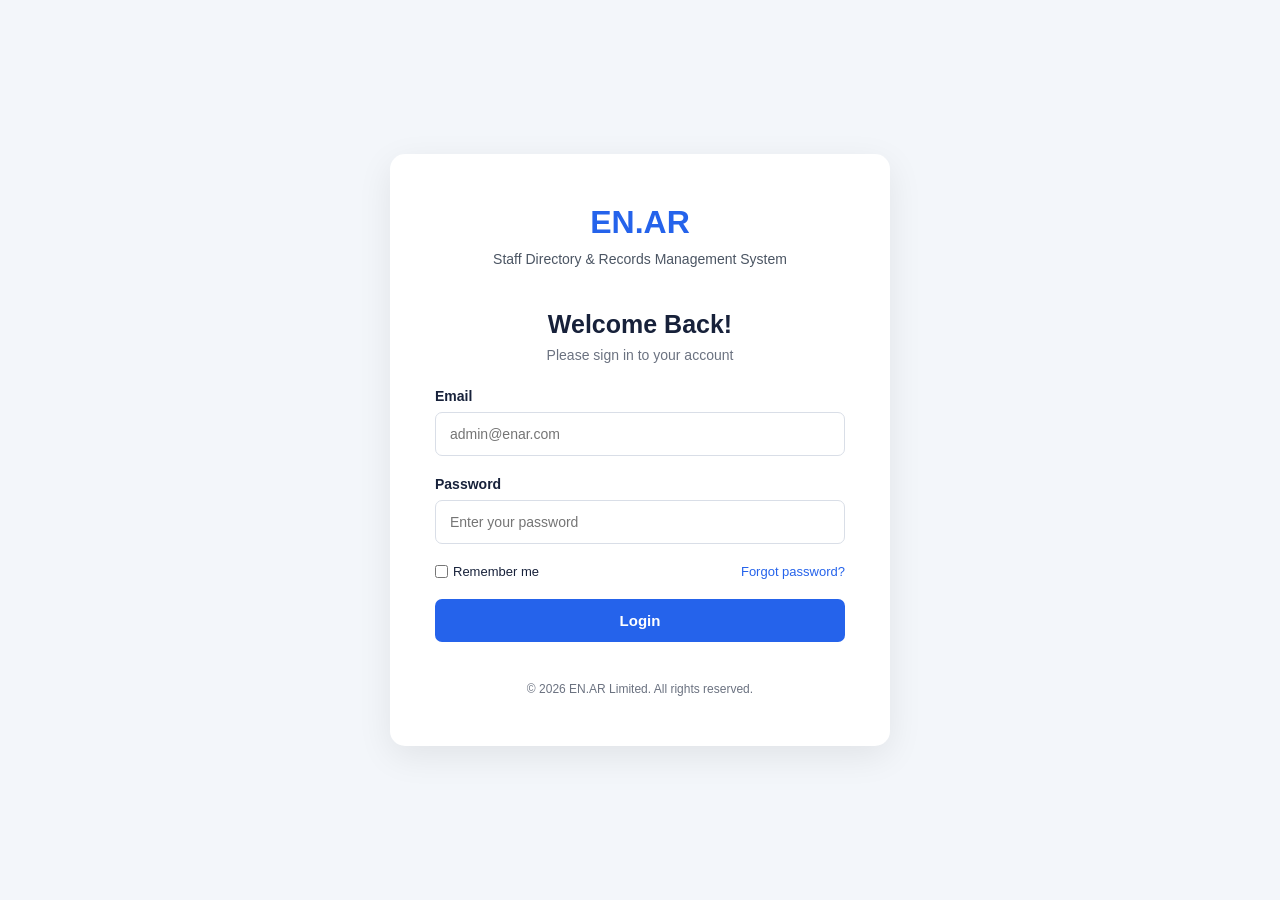
<file: index.html>
<!DOCTYPE html>
<html lang="en">
<head>
    <meta charset="UTF-8">
    <meta name="viewport" content="width=device-width, initial-scale=1.0">

    <title>EN.AR Staff Directory</title>

    <link rel="stylesheet" href="css/style.css">
</head>

<body>
    <main class="login-page">
        <section class="login-container">
            <!-- Login Form -->
            <div class="login-form-section">

                <div class="logo">
                    <!-- <span>👥</span> -->
                    <h1>EN.AR</h1>
                </div>

                <p class="system-name">
                    Staff Directory & Records
                    Management System
                </p>

                <div class="welcome-text">
                    <h2>Welcome Back!</h2>
                    <p>Please sign in to your account</p>
                </div>

                <form id="loginForm">

                    <div class="form-group">
                        <label for="email">Email</label>

                        <input
                            type="email"
                            id="email"
                            placeholder="admin@enar.com"
                            required
                        >
                    </div>

                    <div class="form-group">
                        <label for="password">Password</label>

                        <input
                            type="password"
                            id="password"
                            placeholder="Enter your password"
                            required
                        >
                    </div>

                    <div class="login-options">

                        <label class="remember-me">
                            <input type="checkbox">
                            Remember me
                        </label>

                        <a href="#">Forgot password?</a>

                    </div>

                    <button type="submit" class="login-button">
                        Login
                    </button>

                </form>

                <p class="copyright">
                    © 2026 EN.AR Limited. All rights reserved.
                </p>

            </div>


            <!-- Image / Illustration Section -->
            <div class="login-image-section">

                <div class="building-background">
                    <!-- <img src="..assets/images/images2.jpg" alt="working"> -->
                    <!-- 🏢 -->
                </div>

                <div class="people-illustration">
                    <!-- 👩🏽‍💼 👨🏽‍💼 <img src="images2.jpg " alt="working"> -->
                </div>

            </div>

        </section>

    </main>


    <script src="js/auth.js"></script>

</body>
</html>
</file>
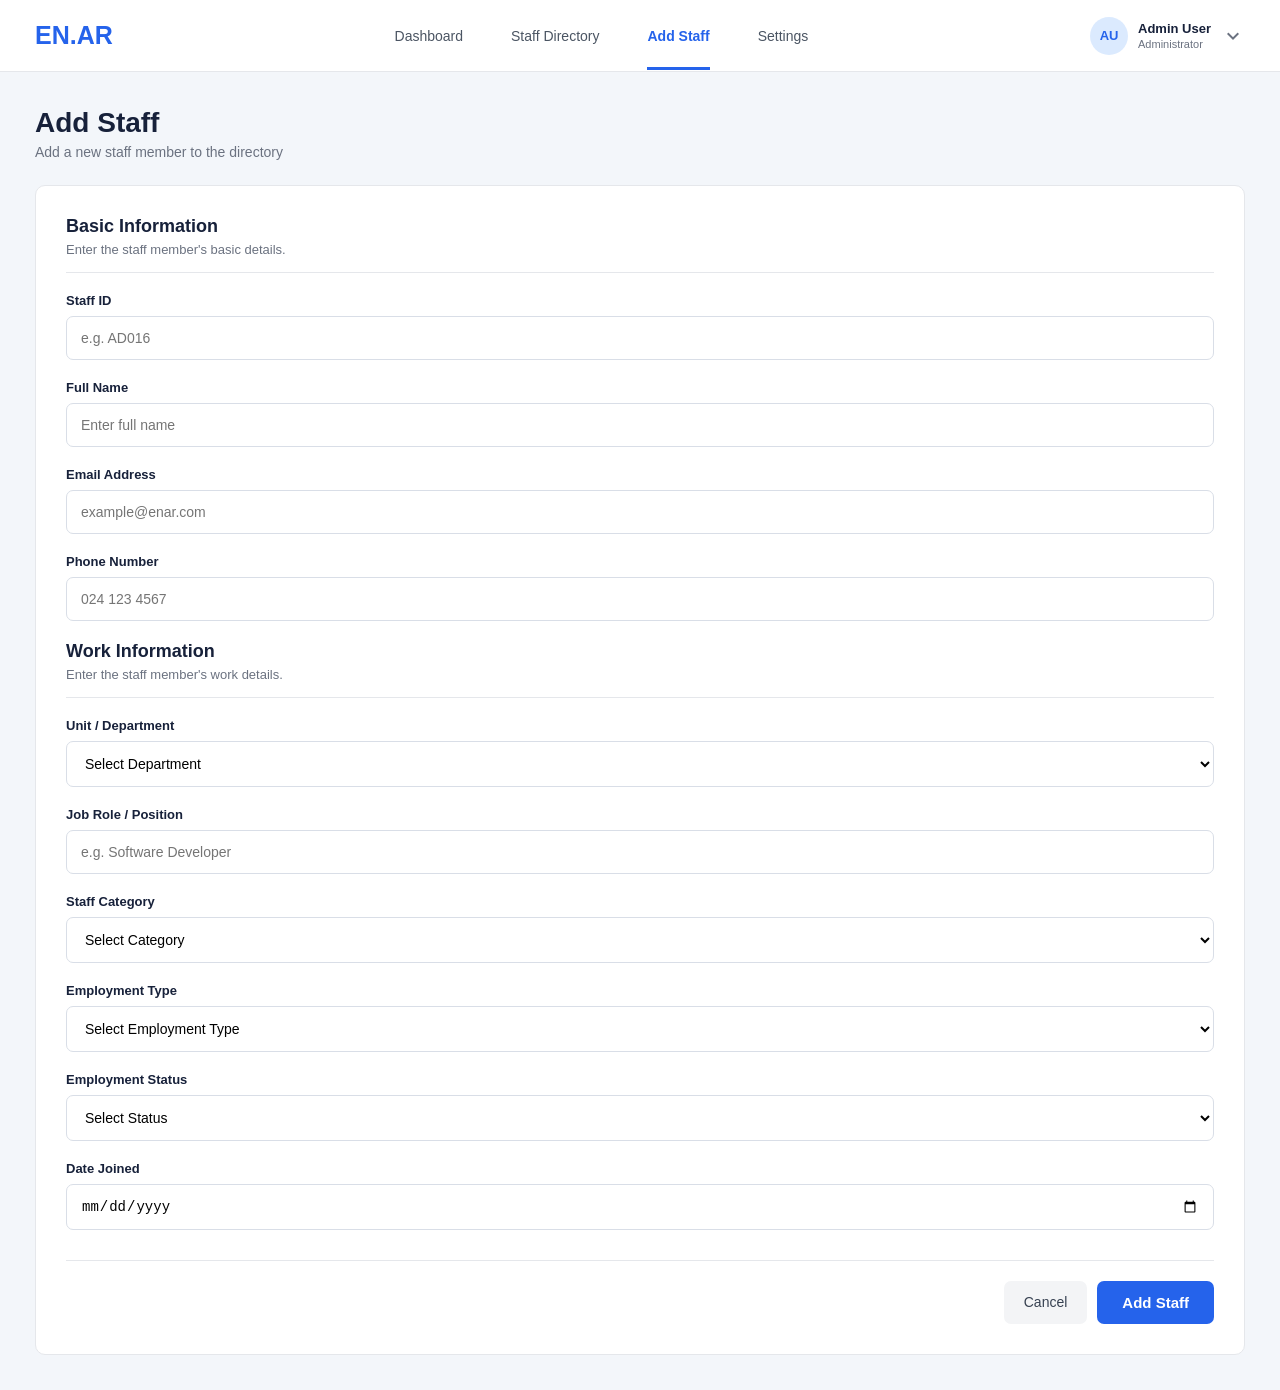
<file: pages/add-staff.html>
<!DOCTYPE html>
<html lang="en">

<head>

    <meta charset="UTF-8">

    <meta
        name="viewport"
        content="width=device-width, initial-scale=1.0"
    >

    <title>EN.AR | Add Staff</title>

    <link
        rel="stylesheet"
        href="../css/style.css"
    >

    <link
        href="https://fonts.googleapis.com/icon?family=Material+Icons"
        rel="stylesheet"
    >

</head>


<body>

    <div class="dashboard-layout">


        <!-- =========================
             TOP NAVIGATION
        ========================== -->

        <header class="top-navigation">

    <div class="brand">
        <span>EN.AR</span>
    </div>

    <nav class="desktop-navigation">
        <a href="dashboard.html" class="">Dashboard</a>
        <a href="staff.html" class="">Staff Directory</a>
        <a href="add-staff.html" class="active">Add Staff</a>
        <a href="settings.html" class="">Settings</a>
    </nav>

    <button class="mobile-menu-button" id="mobileMenuButton" type="button" aria-label="Open navigation menu" aria-expanded="false">
        ☰
    </button>

    <div class="admin-profile-wrapper">
        <button class="admin-profile" id="adminProfileButton" type="button" aria-label="Open admin profile" aria-expanded="false">
            <div class="admin-avatar">AU</div>
            <div>
                <strong>Admin User</strong>
                <small>Administrator</small>
            </div>
            <span class="material-icons admin-profile-arrow">expand_more</span>
        </button>

        <div class="admin-profile-menu" id="adminProfileMenu">
            <div class="admin-menu-heading">
                <strong>Admin User</strong>
                <span>Administrator account</span>
            </div>
            <div class="admin-menu-item">
                <span>Role</span>
                <strong>Administrator</strong>
            </div>
            <div class="admin-menu-item">
                <span>Access</span>
                <strong>Staff &amp; Records Management</strong>
            </div>
            <div class="admin-menu-item">
                <span>Status</span>
                <strong>Active</strong>
            </div>
        </div>
    </div>

</header>


        <!-- =========================
             MOBILE NAVIGATION
        ========================== -->

        <nav class="mobile-navigation" id="mobileNavigation">
    <a href="dashboard.html" class="">Dashboard</a>
    <a href="staff.html" class="">Staff Directory</a>
    <a href="add-staff.html" class="active">Add Staff</a>
    <a href="settings.html" class="">Settings</a>
</nav>


        <!-- =========================
             MAIN CONTENT
        ========================== -->

        <main class="dashboard-content">


            <!-- Page Heading -->

            <div class="page-heading">

                <div>

                    <h1>
                        Add Staff
                    </h1>

                    <p>
                        Add a new staff member to the directory
                    </p>

                </div>

            </div>


            <!-- =========================
                 ADD STAFF FORM
            ========================== -->

            <section class="form-card">


                <form id="addStaffForm">


                    <!-- =========================
                         BASIC INFORMATION
                    ========================== -->

                    <div class="form-section">

                        <h2>
                            Basic Information
                        </h2>

                        <p>
                            Enter the staff member's basic details.
                        </p>

                    </div>


                    <!-- Staff ID -->

                    <div class="form-group">

                        <label for="staffId">
                            Staff ID
                        </label>

                        <input
                            type="text"
                            id="staffId"
                            name="staffId"
                            placeholder="e.g. AD016"
                            required
                        >

                    </div>


                    <!-- Full Name -->

                    <div class="form-group">

                        <label for="fullName">
                            Full Name
                        </label>

                        <input
                            type="text"
                            id="fullName"
                            name="fullName"
                            placeholder="Enter full name"
                            required
                        >

                    </div>


                    <!-- Email -->

                    <div class="form-group">

                        <label for="email">
                            Email Address
                        </label>

                        <input
                            type="email"
                            id="email"
                            name="email"
                            placeholder="example@enar.com"
                            required
                        >

                    </div>


                    <!-- Phone -->

                    <div class="form-group">

                        <label for="phone">
                            Phone Number
                        </label>

                        <input
                            type="tel"
                            id="phone"
                            name="phone"
                            placeholder="024 123 4567"
                            required
                        >

                    </div>


                    <!-- =========================
                         WORK INFORMATION
                    ========================== -->

                    <div class="form-section">

                        <h2>
                            Work Information
                        </h2>

                        <p>
                            Enter the staff member's work details.
                        </p>

                    </div>


                    <!-- Department -->

                    <div class="form-group">

                        <label for="department">
                            Unit / Department
                        </label>

                        <select
                            id="department"
                            name="department"
                            required
                        >

                            <option value="">
                                Select Department
                            </option>

                            <option value="ADUBzTech Hub">
                                ADUBzTech Hub
                            </option>

                            <option value="Human Resources">
                                Human Resources
                            </option>

                            <option value="Data & Analytics">
                                Data & Analytics
                            </option>

                            <option value="Finance">
                                Finance
                            </option>

                            <option value="Marketing">
                                Marketing
                            </option>

                            <option value="Operations">
                                Operations
                            </option>

                            <option value="Legal">
                                Legal
                            </option>

                        </select>

                    </div>


                    <!-- Position -->

                    <div class="form-group">

                        <label for="position">
                            Job Role / Position
                        </label>

                        <input
                            type="text"
                            id="position"
                            name="position"
                            placeholder="e.g. Software Developer"
                            required
                        >

                    </div>


                    <!-- Staff Category -->

                    <div class="form-group">

                        <label for="category">
                            Staff Category
                        </label>

                        <select
                            id="category"
                            name="category"
                            required
                        >

                            <option value="">
                                Select Category
                            </option>

                            <option value="Staff">
                                Staff
                            </option>

                            <option value="Intern">
                                Intern
                            </option>

                            <option value="National Service Personnel">
                                National Service Personnel
                            </option>

                            <option value="Contract Personnel">
                                Contract Personnel
                            </option>

                        </select>

                    </div>


                    <!-- Employment Type -->

                    <div class="form-group">

                        <label for="employmentType">
                            Employment Type
                        </label>

                        <select
                            id="employmentType"
                            name="employmentType"
                            required
                        >

                            <option value="">
                                Select Employment Type
                            </option>

                            <option value="Full-Time">
                                Full-Time
                            </option>

                            <option value="Part-Time">
                                Part-Time
                            </option>

                            <option value="Contract">
                                Contract
                            </option>

                        </select>

                    </div>


                    <!-- Employment Status -->

                    <div class="form-group">

                        <label for="status">
                            Employment Status
                        </label>

                        <select
                            id="status"
                            name="status"
                            required
                        >

                            <option value="">
                                Select Status
                            </option>

                            <option value="Active">
                                Active
                            </option>

                            <option value="On Leave">
                                On Leave
                            </option>

                            <option value="Inactive">
                                Inactive
                            </option>

                            <option value="Completed">
                                Completed
                            </option>

                        </select>

                    </div>


                    <!-- Date Joined -->

                    <div class="form-group">

                        <label for="dateJoined">
                            Date Joined
                        </label>

                        <input
                            type="date"
                            id="dateJoined"
                            name="dateJoined"
                            required
                        >

                    </div>


                    <!-- =========================
                         FORM BUTTONS
                    ========================== -->

                    <div class="form-actions">

                        <a
                            href="staff.html"
                            class="cancel-button"
                        >
                            Cancel
                        </a>

                        <button
                            type="submit"
                            class="login-button add-staff-submit"
                        >
                            Add Staff
                        </button>

                    </div>


                </form>

            </section>

        </main>

    </div>


    <!-- =========================
         JAVASCRIPT
    ========================== -->

    <script src="../js/data.js"></script>
    <script src="../js/common.js"></script>
    <script src="../js/add-staff.js"></script>


</body>

</html>
</file>
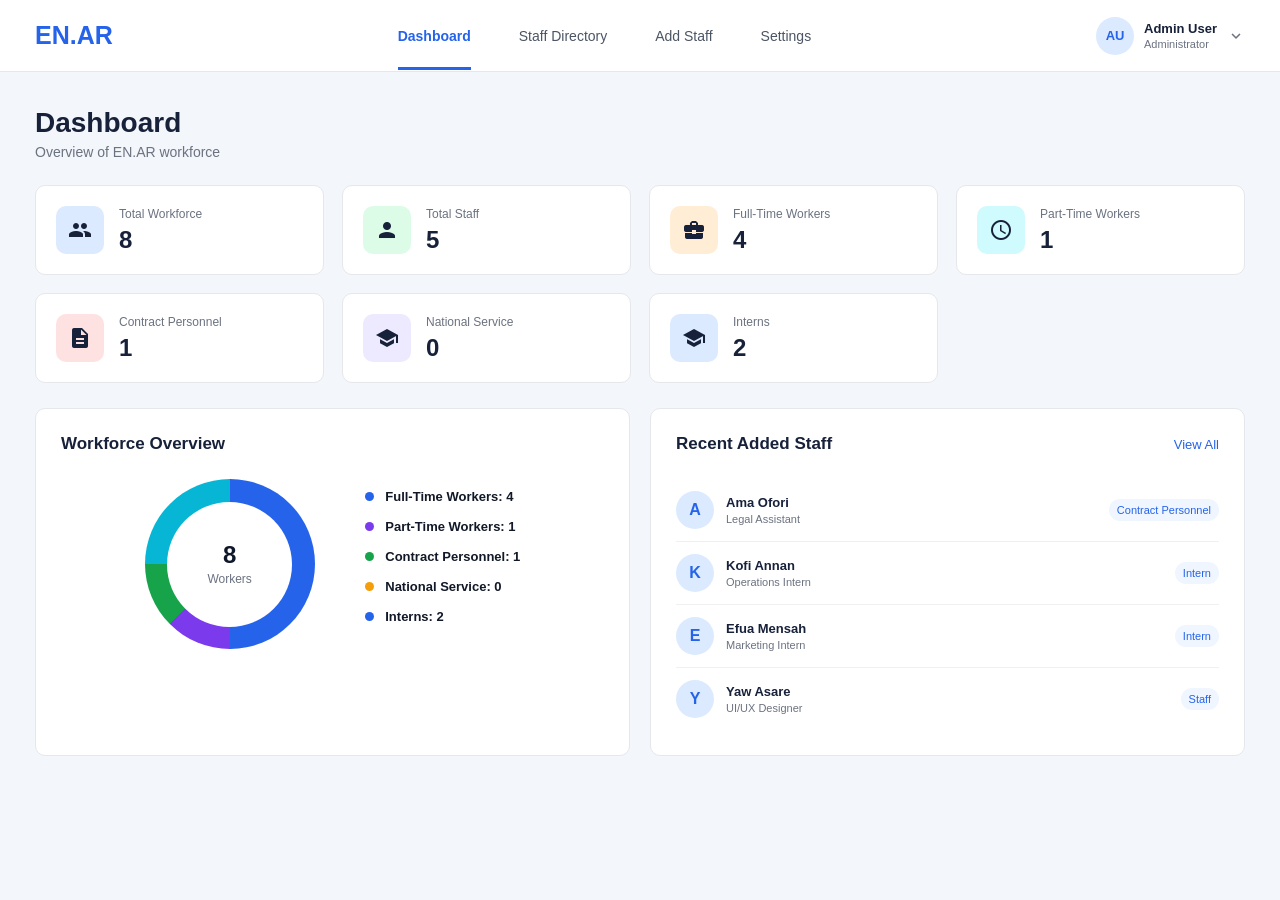
<file: pages/dashboard.html>
<!DOCTYPE html>

<html lang="en">

<head>

    <meta charset="UTF-8">

    <meta
        name="viewport"
        content="width=device-width, initial-scale=1.0"
    >

    <title>EN.AR | Dashboard</title>

    <!-- Material Icons -->
    <link
        href="https://fonts.googleapis.com/icon?family=Material+Icons"
        rel="stylesheet"
    >

    <!-- Main CSS -->
    <link
        rel="stylesheet"
        href="../css/style.css"
    >

</head>


<body>

    <div class="dashboard-layout">


        <!-- =================================
             TOP NAVIGATION
        ================================== -->

        <header class="top-navigation">

    <div class="brand">
        <span>EN.AR</span>
    </div>

    <nav class="desktop-navigation">
        <a href="dashboard.html" class="active">Dashboard</a>
        <a href="staff.html" class="">Staff Directory</a>
        <a href="add-staff.html" class="">Add Staff</a>
        <a href="settings.html" class="">Settings</a>
    </nav>

    <button class="mobile-menu-button" id="mobileMenuButton" type="button" aria-label="Open navigation menu" aria-expanded="false">
        ☰
    </button>

    <div class="admin-profile-wrapper">
        <button class="admin-profile" id="adminProfileButton" type="button" aria-label="Open admin profile" aria-expanded="false">
            <div class="admin-avatar">AU</div>
            <div>
                <strong>Admin User</strong>
                <small>Administrator</small>
            </div>
            <span class="material-icons admin-profile-arrow">expand_more</span>
        </button>

        <div class="admin-profile-menu" id="adminProfileMenu">
            <div class="admin-menu-heading">
                <strong>Admin User</strong>
                <span>Administrator account</span>
            </div>
            <div class="admin-menu-item">
                <span>Role</span>
                <strong>Administrator</strong>
            </div>
            <div class="admin-menu-item">
                <span>Access</span>
                <strong>Staff &amp; Records Management</strong>
            </div>
            <div class="admin-menu-item">
                <span>Status</span>
                <strong>Active</strong>
            </div>
        </div>
    </div>

</header>


        <!-- =================================
             MOBILE NAVIGATION
        ================================== -->

        <nav class="mobile-navigation" id="mobileNavigation">
    <a href="dashboard.html" class="active">Dashboard</a>
    <a href="staff.html" class="">Staff Directory</a>
    <a href="add-staff.html" class="">Add Staff</a>
    <a href="settings.html" class="">Settings</a>
</nav>


        <!-- =================================
             MAIN DASHBOARD CONTENT
        ================================== -->

        <main class="dashboard-content">


            <!-- PAGE HEADING -->

            <div class="page-heading">

                <div>

                    <h1>
                        Dashboard
                    </h1>

                    <p>
                        Overview of EN.AR workforce
                    </p>

                </div>

            </div>


            <!-- =================================
                 STATISTICS
            ================================== -->

            <section class="statistics-grid">


                <!-- TOTAL WORKFORCE -->

                <div class="stat-card">

                    <div class="stat-icon blue">

                        <span class="material-icons">
                            people
                        </span>

                    </div>

                    <div>

                        <p>
                            Total Workforce
                        </p>

                        <h2 id="totalWorkforce">
                            0
                        </h2>

                    </div>

                </div>


                <!-- TOTAL STAFF -->

                <div class="stat-card">

                    <div class="stat-icon green">

                        <span class="material-icons">
                            person
                        </span>

                    </div>

                    <div>

                        <p>
                            Total Staff
                        </p>

                        <h2 id="totalStaff">
                            0
                        </h2>

                    </div>

                </div>


                <!-- FULL-TIME -->

                <div class="stat-card">

                    <div class="stat-icon orange">

                        <span class="material-icons">
                            business_center
                        </span>

                    </div>

                    <div>

                        <p>
                            Full-Time Workers
                        </p>

                        <h2 id="fullTimeWorkers">
                            0
                        </h2>

                    </div>

                </div>


                <!-- PART-TIME -->

                <div class="stat-card">

                    <div class="stat-icon cyan">

                        <span class="material-icons">
                            schedule
                        </span>

                    </div>

                    <div>

                        <p>
                            Part-Time Workers
                        </p>

                        <h2 id="partTimeWorkers">
                            0
                        </h2>

                    </div>

                </div>


                <!-- CONTRACT PERSONNEL -->

                <div class="stat-card">

                    <div class="stat-icon red">

                        <span class="material-icons">
                            description
                        </span>

                    </div>

                    <div>

                        <p>
                            Contract Personnel
                        </p>

                        <h2 id="contractPersonnel">
                            0
                        </h2>

                    </div>

                </div>


                <!-- NATIONAL SERVICE -->

                <div class="stat-card">

                    <div class="stat-icon purple">

                        <span class="material-icons">
                            school
                        </span>

                    </div>

                    <div>

                        <p>
                            National Service
                        </p>

                        <h2 id="nationalService">
                            0
                        </h2>

                    </div>

                </div>


                <!-- INTERNS -->

                <div class="stat-card">

                    <div class="stat-icon blue">

                        <span class="material-icons">
                            school
                        </span>

                    </div>

                    <div>

                        <p>
                            Interns
                        </p>

                        <h2 id="totalInterns">
                            0
                        </h2>

                    </div>

                </div>


            </section>


            <!-- =================================
                 LOWER DASHBOARD
            ================================== -->

            <section class="dashboard-lower-grid">


                <!-- =================================
                     WORKFORCE OVERVIEW
                ================================== -->

                <div class="dashboard-card">


                    <div class="card-heading">

                        <h2>
                            Workforce Overview
                        </h2>

                    </div>


                    <div class="workforce-overview">


                        <!-- DONUT CHART -->

                        <div class="overview-circle">

                            <div>

                                <strong id="overviewTotal">
                                    0
                                </strong>

                                <span>
                                    Workers
                                </span>

                            </div>

                        </div>


                        <!-- BREAKDOWN -->

                        <div class="overview-list">


                            <p>

                                <span class="dot blue-dot"></span>

                                Full-Time Workers:

                                <strong id="overviewFullTime">
                                    0
                                </strong>

                            </p>


                            <p>

                                <span class="dot purple-dot"></span>

                                Part-Time Workers:

                                <strong id="overviewPartTime">
                                    0
                                </strong>

                            </p>


                            <p>

                                <span class="dot green-dot"></span>

                                Contract Personnel:

                                <strong id="overviewContract">
                                    0
                                </strong>

                            </p>


                            <p>

                                <span class="dot orange-dot"></span>

                                National Service:

                                <strong id="overviewNationalService">
                                    0
                                </strong>

                            </p>


                            <p>

                                <span class="dot blue-dot"></span>

                                Interns:

                                <strong id="overviewInterns">
                                    0
                                </strong>

                            </p>


                        </div>


                    </div>


                </div>


                <!-- =================================
                     RECENT STAFF
                ================================== -->

                <div class="dashboard-card">


                    <div class="card-heading">

                        <h2>
                            Recent Added Staff
                        </h2>


                        <a href="staff.html">
                            View All
                        </a>

                    </div>


                    <div
                        class="recent-staff-list"
                        id="recentStaffList"
                    >

                    </div>


                </div>


            </section>


        </main>


    </div>


    <!-- =================================
         JAVASCRIPT FILES
    ================================== -->

    <script src="../js/common.js"></script>
    <script src="../js/data.js"></script>
    <script src="../js/dashboard.js"></script>


</body>

</html>
</file>
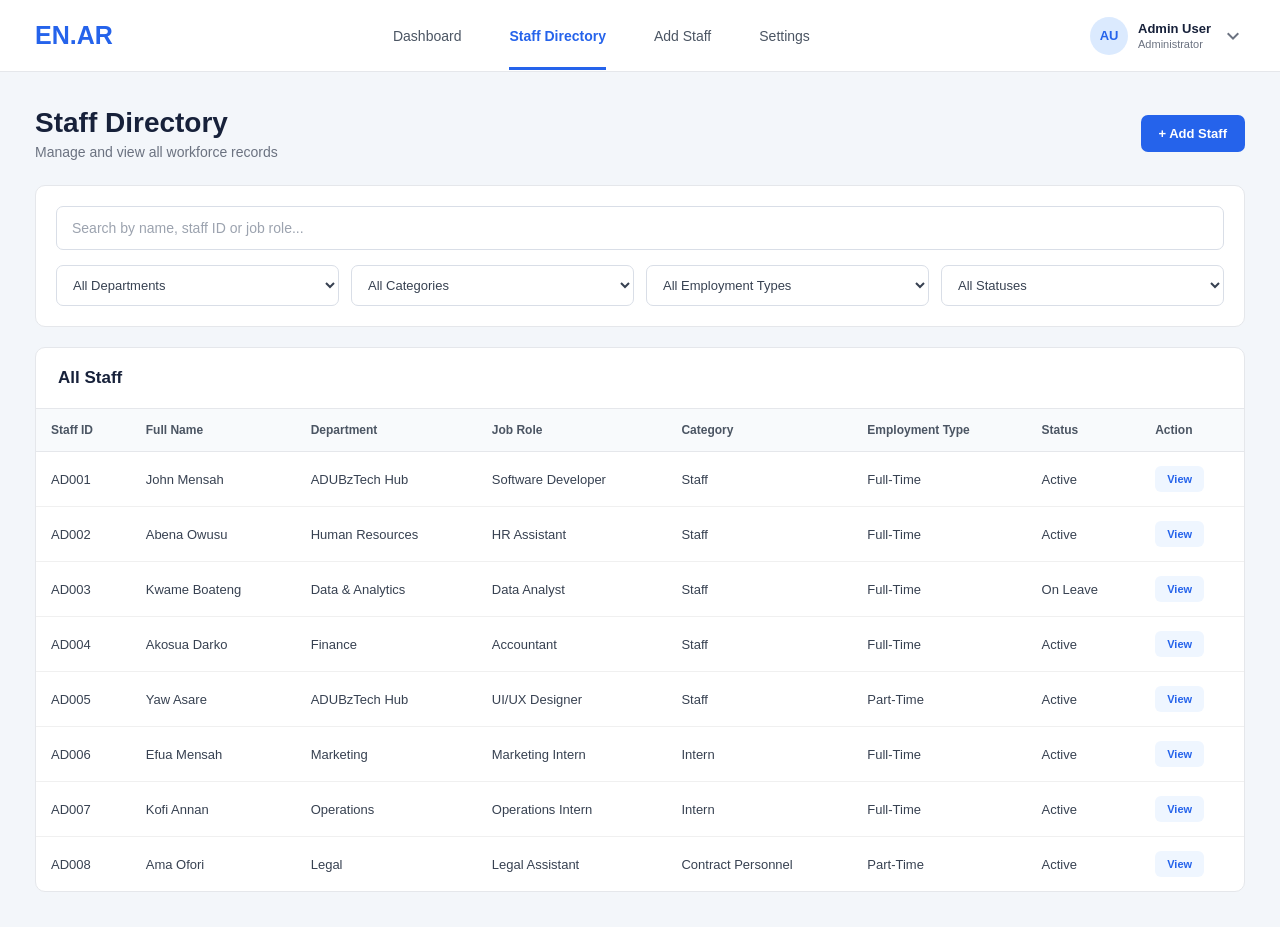
<file: pages/edit-staff.html>
<!DOCTYPE html>
<html lang="en">

<head>

    <meta charset="UTF-8">

    <meta
        name="viewport"
        content="width=device-width, initial-scale=1.0"
    >

    <title>EN.AR | Edit Staff</title>

    <link
        rel="stylesheet"
        href="../css/style.css"
    >

    <link
        href="https://fonts.googleapis.com/icon?family=Material+Icons"
        rel="stylesheet"
    >

</head>

<body>

    <div class="dashboard-layout">

        <!-- TOP NAVIGATION -->
        <header class="top-navigation">

    <div class="brand">
        <span>EN.AR</span>
    </div>

    <nav class="desktop-navigation">
        <a href="dashboard.html" class="">Dashboard</a>
        <a href="staff.html" class="active">Staff Directory</a>
        <a href="add-staff.html" class="">Add Staff</a>
        <a href="settings.html" class="">Settings</a>
    </nav>

    <button class="mobile-menu-button" id="mobileMenuButton" type="button" aria-label="Open navigation menu" aria-expanded="false">
        ☰
    </button>

    <div class="admin-profile-wrapper">
        <button class="admin-profile" id="adminProfileButton" type="button" aria-label="Open admin profile" aria-expanded="false">
            <div class="admin-avatar">AU</div>
            <div>
                <strong>Admin User</strong>
                <small>Administrator</small>
            </div>
            <span class="material-icons admin-profile-arrow">expand_more</span>
        </button>

        <div class="admin-profile-menu" id="adminProfileMenu">
            <div class="admin-menu-heading">
                <strong>Admin User</strong>
                <span>Administrator account</span>
            </div>
            <div class="admin-menu-item">
                <span>Role</span>
                <strong>Administrator</strong>
            </div>
            <div class="admin-menu-item">
                <span>Access</span>
                <strong>Staff &amp; Records Management</strong>
            </div>
            <div class="admin-menu-item">
                <span>Status</span>
                <strong>Active</strong>
            </div>
        </div>
    </div>

</header>


        <!-- MOBILE NAVIGATION -->
       <nav class="mobile-navigation" id="mobileNavigation">
    <a href="dashboard.html" class="">Dashboard</a>
    <a href="staff.html" class="active">Staff Directory</a>
    <a href="add-staff.html" class="">Add Staff</a>
    <a href="settings.html" class="">Settings</a>
</nav>


        <!-- MAIN CONTENT -->
        <main class="dashboard-content">


            <!-- PAGE HEADING -->
            <div class="page-heading">

                <div>

                    <h1>
                        Edit Staff
                    </h1>

                    <p>
                        Update staff member information
                    </p>

                </div>

            </div>


            <!-- EDIT FORM -->
            <section class="form-card">

                <form id="editStaffForm">


                    <!-- BASIC INFORMATION -->
                    <div class="form-section">

                        <h2>
                            Basic Information
                        </h2>

                        <p>
                            Update the staff member's basic details.
                        </p>

                    </div>


                    <!-- STAFF ID -->
                    <div class="form-group">

                        <label for="staffId">
                            Staff ID
                        </label>

                        <input
                            type="text"
                            id="staffId"
                            name="staffId"
                            readonly
                        >

                    </div>


                    <!-- FULL NAME -->
                    <div class="form-group">

                        <label for="fullName">
                            Full Name
                        </label>

                        <input
                            type="text"
                            id="fullName"
                            name="fullName"
                            placeholder="Enter full name"
                            required
                        >

                    </div>


                    <!-- EMAIL -->
                    <div class="form-group">

                        <label for="email">
                            Email Address
                        </label>

                        <input
                            type="email"
                            id="email"
                            name="email"
                            placeholder="example@enar.com"
                            required
                        >

                    </div>


                    <!-- PHONE -->
                    <div class="form-group">

                        <label for="phone">
                            Phone Number
                        </label>

                        <input
                            type="tel"
                            id="phone"
                            name="phone"
                            placeholder="024 123 4567"
                            required
                        >

                    </div>


                    <!-- WORK INFORMATION -->
                    <div class="form-section">

                        <h2>
                            Work Information
                        </h2>

                        <p>
                            Update the staff member's work details.
                        </p>

                    </div>


                    <!-- DEPARTMENT -->
                    <div class="form-group">

                        <label for="department">
                            Unit / Department
                        </label>

                        <select
                            id="department"
                            name="department"
                            required
                        >

                            <option value="">
                                Select Department
                            </option>

                            <option value="ADUBzTech Hub">
                                ADUBzTech Hub
                            </option>

                            <option value="Human Resources">
                                Human Resources
                            </option>

                            <option value="Data & Analytics">
                                Data & Analytics
                            </option>

                            <option value="Finance">
                                Finance
                            </option>

                            <option value="Marketing">
                                Marketing
                            </option>

                            <option value="Operations">
                                Operations
                            </option>

                            <option value="Legal">
                                Legal
                            </option>

                        </select>

                    </div>


                    <!-- POSITION -->
                    <div class="form-group">

                        <label for="position">
                            Job Role / Position
                        </label>

                        <input
                            type="text"
                            id="position"
                            name="position"
                            placeholder="e.g. Software Developer"
                            required
                        >

                    </div>


                    <!-- CATEGORY -->
                    <div class="form-group">

                        <label for="category">
                            Staff Category
                        </label>

                        <select
                            id="category"
                            name="category"
                            required
                        >

                            <option value="">
                                Select Category
                            </option>

                            <option value="Staff">
                                Staff
                            </option>

                            <option value="Intern">
                                Intern
                            </option>

                            <option value="National Service Personnel">
                                National Service Personnel
                            </option>

                            <option value="Contract Personnel">
                                Contract Personnel
                            </option>

                        </select>

                    </div>


                    <!-- EMPLOYMENT TYPE -->
                    <div class="form-group">

                        <label for="employmentType">
                            Employment Type
                        </label>

                        <select
                            id="employmentType"
                            name="employmentType"
                            required
                        >

                            <option value="">
                                Select Employment Type
                            </option>

                            <option value="Full-Time">
                                Full-Time
                            </option>

                            <option value="Part-Time">
                                Part-Time
                            </option>

                            <option value="Contract">
                                Contract
                            </option>

                        </select>

                    </div>


                    <!-- STATUS -->
                    <div class="form-group">

                        <label for="status">
                            Employment Status
                        </label>

                        <select
                            id="status"
                            name="status"
                            required
                        >

                            <option value="">
                                Select Status
                            </option>

                            <option value="Active">
                                Active
                            </option>

                            <option value="On Leave">
                                On Leave
                            </option>

                            <option value="Inactive">
                                Inactive
                            </option>

                            <option value="Completed">
                                Completed
                            </option>

                        </select>

                    </div>


                    <!-- DATE JOINED -->
                    <div class="form-group">

                        <label for="dateJoined">
                            Date Joined
                        </label>

                        <input
                            type="date"
                            id="dateJoined"
                            name="dateJoined"
                            required
                        >

                    </div>


                    <!-- FORM BUTTONS -->
                    <div class="form-actions">

                        <a
                            href="staff.html"
                            class="cancel-button"
                        >
                            Cancel
                        </a>

                        <button
                            type="submit"
                            class="login-button add-staff-submit"
                        >
                            Save Changes
                        </button>

                    </div>

                </form>

            </section>

        </main>

    </div>


    <!-- JAVASCRIPT -->
    <script src="../js/data.js"></script>
    <script src="../js/common.js"></script>
    <script src="../js/edit-staff.js"></script>

</body>

</html>
</file>
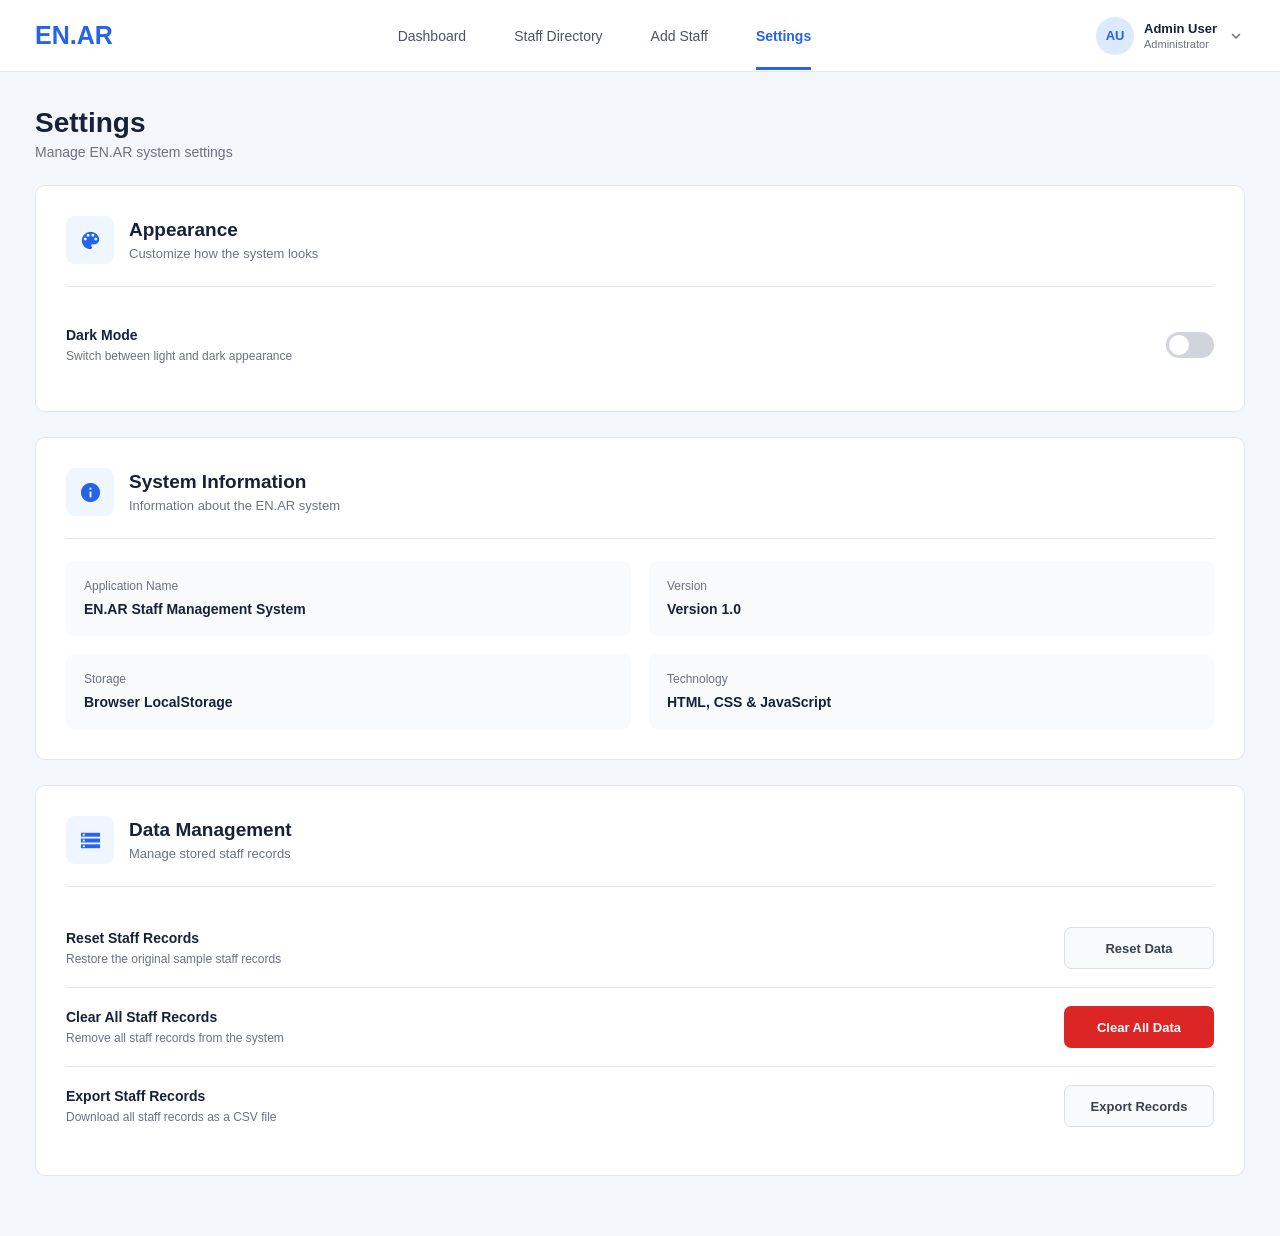
<file: pages/settings.html>
<!DOCTYPE html>

<html lang="en">

<head>

    <meta charset="UTF-8">

    <meta
        name="viewport"
        content="width=device-width, initial-scale=1.0"
    >

    <title>EN.AR | Settings</title>

    <!-- Material Icons -->
    <link
        href="https://fonts.googleapis.com/icon?family=Material+Icons"
        rel="stylesheet"
    >

    <!-- Main CSS -->
    <link
        rel="stylesheet"
        href="../css/style.css"
    >

</head>


<body>

    <div class="dashboard-layout">


        <!-- =================================
             TOP NAVIGATION
        ================================== -->

        <header class="top-navigation">

    <div class="brand">
        <span>EN.AR</span>
    </div>

    <nav class="desktop-navigation">
        <a href="dashboard.html" class="">Dashboard</a>
        <a href="staff.html" class="">Staff Directory</a>
        <a href="add-staff.html" class="">Add Staff</a>
        <a href="settings.html" class="active">Settings</a>
    </nav>

    <button class="mobile-menu-button" id="mobileMenuButton" type="button" aria-label="Open navigation menu" aria-expanded="false">
        ☰
    </button>

    <div class="admin-profile-wrapper">
        <button class="admin-profile" id="adminProfileButton" type="button" aria-label="Open admin profile" aria-expanded="false">
            <div class="admin-avatar">AU</div>
            <div>
                <strong>Admin User</strong>
                <small>Administrator</small>
            </div>
            <span class="material-icons admin-profile-arrow">expand_more</span>
        </button>

        <div class="admin-profile-menu" id="adminProfileMenu">
            <div class="admin-menu-heading">
                <strong>Admin User</strong>
                <span>Administrator account</span>
            </div>
            <div class="admin-menu-item">
                <span>Role</span>
                <strong>Administrator</strong>
            </div>
            <div class="admin-menu-item">
                <span>Access</span>
                <strong>Staff &amp; Records Management</strong>
            </div>
            <div class="admin-menu-item">
                <span>Status</span>
                <strong>Active</strong>
            </div>
        </div>
    </div>

</header>


        <!-- =================================
             MOBILE NAVIGATION
        ================================== -->

        <nav class="mobile-navigation" id="mobileNavigation">
    <a href="dashboard.html" class="">Dashboard</a>
    <a href="staff.html" class="">Staff Directory</a>
    <a href="add-staff.html" class="">Add Staff</a>
    <a href="settings.html" class="active">Settings</a>
</nav>


        <!-- =================================
             MAIN SETTINGS CONTENT
        ================================== -->

        <main class="dashboard-content">


            <!-- PAGE HEADING -->

            <div class="page-heading">

                <div>

                    <h1>
                        Settings
                    </h1>

                    <p>
                        Manage EN.AR system settings
                    </p>

                </div>

            </div>


            <!-- =================================
                 APPEARANCE
            ================================== -->

            <section class="settings-card">


                <div class="settings-card-heading">

                    <div class="settings-icon">

                        <span class="material-icons">
                            palette
                        </span>

                    </div>

                    <div>

                        <h2>
                            Appearance
                        </h2>

                        <p>
                            Customize how the system looks
                        </p>

                    </div>

                </div>


                <div class="settings-option">

                    <div>

                        <strong>
                            Dark Mode
                        </strong>

                        <p>
                            Switch between light and dark appearance
                        </p>

                    </div>


                    <label class="toggle-switch">

                        <input
                            type="checkbox"
                            id="darkModeToggle"
                        >

                        <span class="toggle-slider"></span>

                    </label>

                </div>


            </section>


            <!-- =================================
                 SYSTEM INFORMATION
            ================================== -->

            <section class="settings-card">


                <div class="settings-card-heading">

                    <div class="settings-icon">

                        <span class="material-icons">
                            info
                        </span>

                    </div>

                    <div>

                        <h2>
                            System Information
                        </h2>

                        <p>
                            Information about the EN.AR system
                        </p>

                    </div>

                </div>


                <div class="settings-information">


                    <div class="settings-item">

                        <span>
                            Application Name
                        </span>

                        <strong>
                            EN.AR Staff Management System
                        </strong>

                    </div>


                    <div class="settings-item">

                        <span>
                            Version
                        </span>

                        <strong>
                            Version 1.0
                        </strong>

                    </div>


                    <div class="settings-item">

                        <span>
                            Storage
                        </span>

                        <strong>
                            Browser LocalStorage
                        </strong>

                    </div>


                    <div class="settings-item">

                        <span>
                            Technology
                        </span>

                        <strong>
                            HTML, CSS & JavaScript
                        </strong>

                    </div>


                </div>


            </section>


           <!-- =================================
     DATA MANAGEMENT
================================== -->

<section class="settings-card">

    <div class="settings-card-heading">

        <div class="settings-icon">

            <span class="material-icons">
                storage
            </span>

        </div>

        <div>

            <h2>
                Data Management
            </h2>

            <p>
                Manage stored staff records
            </p>

        </div>

    </div>


    <!-- RESET DATA -->

    <div class="settings-option">

        <div class="settings-option-content">

            <strong>
                Reset Staff Records
            </strong>

            <p>
                Restore the original sample staff records
            </p>

        </div>

        <button
            type="button"
            class="settings-button secondary"
            id="resetDataButton"
        >
            Reset Data
        </button>

    </div>


    <!-- CLEAR DATA -->

    <div class="settings-option">

        <div class="settings-option-content">

            <strong>
                Clear All Staff Records
            </strong>

            <p>
                Remove all staff records from the system
            </p>

        </div>

        <button
            type="button"
            class="settings-button danger"
            id="clearDataButton"
        >
            Clear All Data
        </button>

    </div>


    <!-- EXPORT DATA -->

    <div class="settings-option">

        <div class="settings-option-content">

            <strong>
                Export Staff Records
            </strong>

            <p>
                Download all staff records as a CSV file
            </p>

        </div>

        <button
            type="button"
    class="settings-button secondary"
            id="exportDataButton"
        >
            Export Records
        </button>

    </div>

</section>



    <!-- =================================
         JAVASCRIPT
    ================================== -->

    <script src="../js/common.js"></script>
    <script src="../js/data.js"></script>
    <script src="../js/settings.js"></script>

</body>

</html>
</body>
</file>
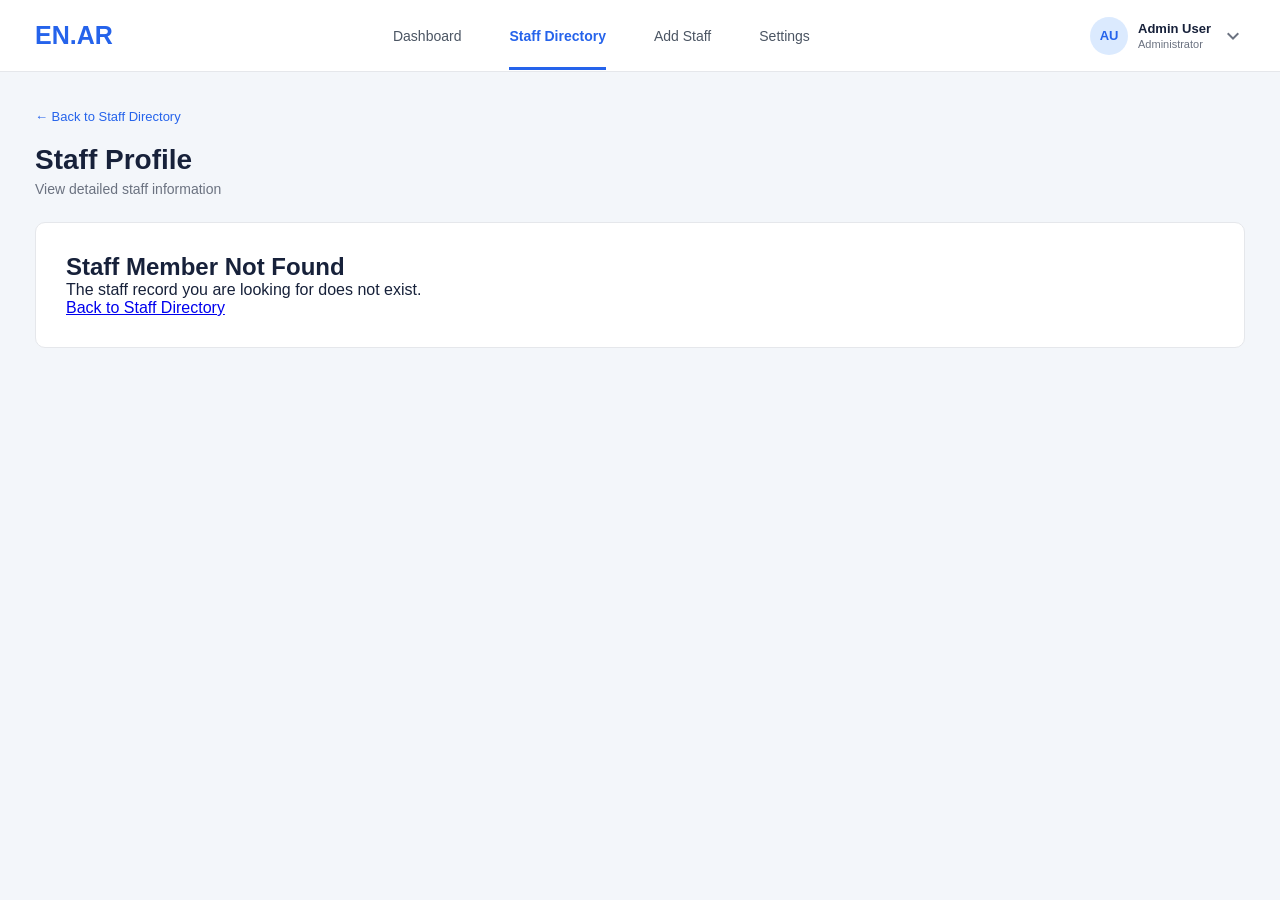
<file: pages/staff-profile.html>
<!DOCTYPE html>
<html lang="en">

<head>

    <meta charset="UTF-8">

    <meta
        name="viewport"
        content="width=device-width, initial-scale=1.0"
    >

    <title>EN.AR | Staff Profile</title>

    <link
        rel="stylesheet"
        href="../css/style.css"
    >

    <link
        href="https://fonts.googleapis.com/icon?family=Material+Icons"
        rel="stylesheet"
    >

</head>


<body>

    <div class="dashboard-layout">


        <!-- =========================
             TOP NAVIGATION
        ========================== -->

        <header class="top-navigation">

    <div class="brand">
        <span>EN.AR</span>
    </div>

    <nav class="desktop-navigation">
        <a href="dashboard.html" class="">Dashboard</a>
        <a href="staff.html" class="active">Staff Directory</a>
        <a href="add-staff.html" class="">Add Staff</a>
        <a href="settings.html" class="">Settings</a>
    </nav>

    <button class="mobile-menu-button" id="mobileMenuButton" type="button" aria-label="Open navigation menu" aria-expanded="false">
        ☰
    </button>

    <div class="admin-profile-wrapper">
        <button class="admin-profile" id="adminProfileButton" type="button" aria-label="Open admin profile" aria-expanded="false">
            <div class="admin-avatar">AU</div>
            <div>
                <strong>Admin User</strong>
                <small>Administrator</small>
            </div>
            <span class="material-icons admin-profile-arrow">expand_more</span>
        </button>

        <div class="admin-profile-menu" id="adminProfileMenu">
            <div class="admin-menu-heading">
                <strong>Admin User</strong>
                <span>Administrator account</span>
            </div>
            <div class="admin-menu-item">
                <span>Role</span>
                <strong>Administrator</strong>
            </div>
            <div class="admin-menu-item">
                <span>Access</span>
                <strong>Staff &amp; Records Management</strong>
            </div>
            <div class="admin-menu-item">
                <span>Status</span>
                <strong>Active</strong>
            </div>
        </div>
    </div>

</header>


        <!-- =========================
             MOBILE NAVIGATION
        ========================== -->
<nav class="mobile-navigation" id="mobileNavigation">
    <a href="dashboard.html" class="">Dashboard</a>
    <a href="staff.html" class="active">Staff Directory</a>
    <a href="add-staff.html" class="">Add Staff</a>
    <a href="settings.html" class="">Settings</a>
</nav>


        <!-- =========================
             MAIN CONTENT
        ========================== -->

        <main class="dashboard-content">


            <!-- Back Button -->

            <a
                href="staff.html"
                class="back-button"
            >
                ← Back to Staff Directory
            </a>


            <!-- Page Heading -->

            <div class="page-heading">

                <div>

                    <h1>
                        Staff Profile
                    </h1>

                    <p>
                        View detailed staff information
                    </p>

                </div>

            </div>


            <!-- =========================
                 STAFF PROFILE
            ========================== -->

            <section class="profile-card">


                <!-- Profile Header -->

                <div class="profile-header">

                    <div
                        class="profile-avatar"
                        id="profileAvatar"
                    >
                        A
                    </div>

                    <div>

                        <h2 id="profileName">
                            Staff Name
                        </h2>

                        <p id="profilePosition">
                            Job Position
                        </p>

                    </div>

                </div>


                <!-- =========================
                     STAFF INFORMATION
                ========================== -->

                <div class="profile-information">


                    <!-- Staff ID -->

                    <div class="profile-item">

                        <span>
                            Staff ID
                        </span>

                        <strong id="profileId">
                            -
                        </strong>

                    </div>


                    <!-- Email -->

                    <div class="profile-item">

                        <span>
                            Email Address
                        </span>

                        <strong id="profileEmail">
                            -
                        </strong>

                    </div>


                    <!-- Phone -->

                    <div class="profile-item">

                        <span>
                            Phone Number
                        </span>

                        <strong id="profilePhone">
                            -
                        </strong>

                    </div>


                    <!-- Department -->

                    <div class="profile-item">

                        <span>
                            Unit / Department
                        </span>

                        <strong id="profileDepartment">
                            -
                        </strong>

                    </div>


                    <!-- Position -->

                    <div class="profile-item">

                        <span>
                            Job Role / Position
                        </span>

                        <strong id="profilePositionDetails">
                            -
                        </strong>

                    </div>


                    <!-- Category -->

                    <div class="profile-item">

                        <span>
                            Staff Category
                        </span>

                        <strong id="profileCategory">
                            -
                        </strong>

                    </div>


                    <!-- Employment Type -->

                    <div class="profile-item">

                        <span>
                            Employment Type
                        </span>

                        <strong id="profileEmploymentType">
                            -
                        </strong>

                    </div>


                    <!-- Employment Status -->

                    <div class="profile-item">

                        <span>
                            Employment Status
                        </span>

                        <strong id="profileStatus">
                            -
                        </strong>

                    </div>


                    <!-- Date Joined -->

                    <div class="profile-item">

                        <span>
                            Date Joined
                        </span>

                        <strong id="profileDateJoined">
                            -
                        </strong>

                    </div>

                </div>


                <!-- =========================
                     PROFILE ACTIONS
                ========================== -->

                <div class="profile-actions">

                    <a
                        href="#"
                        id="editStaffButton"
                        class="edit-staff-button"
                    >
                        Edit Staff
                    </a>

                    <button
                        type="button"
                        id="deleteStaffButton"
                        class="delete-staff-button"
                    >
                        Delete Staff
                    </button>

                </div>


            </section>


        </main>


    </div>


    <!-- =========================
         DELETE CONFIRMATION MODAL
    ========================== -->

    <div
        class="delete-modal-overlay"
        id="deleteModal"
    >

        <div class="delete-modal">


            <!-- Warning Icon -->

            <div class="delete-modal-icon">
                !
            </div>


            <!-- Modal Heading -->

            <h2>
                Delete Staff Member?
            </h2>


            <!-- Modal Message -->

            <p id="deleteMessage">
                Are you sure you want to delete this staff member?
            </p>


            <!-- Modal Buttons -->

            <div class="delete-modal-actions">

                <button
                    type="button"
                    id="cancelDeleteButton"
                    class="cancel-delete-button"
                >
                    Cancel
                </button>

                <button
                    type="button"
                    id="confirmDeleteButton"
                    class="confirm-delete-button"
                >
                    Delete
                </button>

            </div>


        </div>

    </div>


    <!-- =========================
         JAVASCRIPT
    ========================== -->

    <script src="../js/common.js"></script>
    <script src="../js/data.js"></script>
    <script src="../js/staff-profile.js"></script>


</body>

</html>
</file>
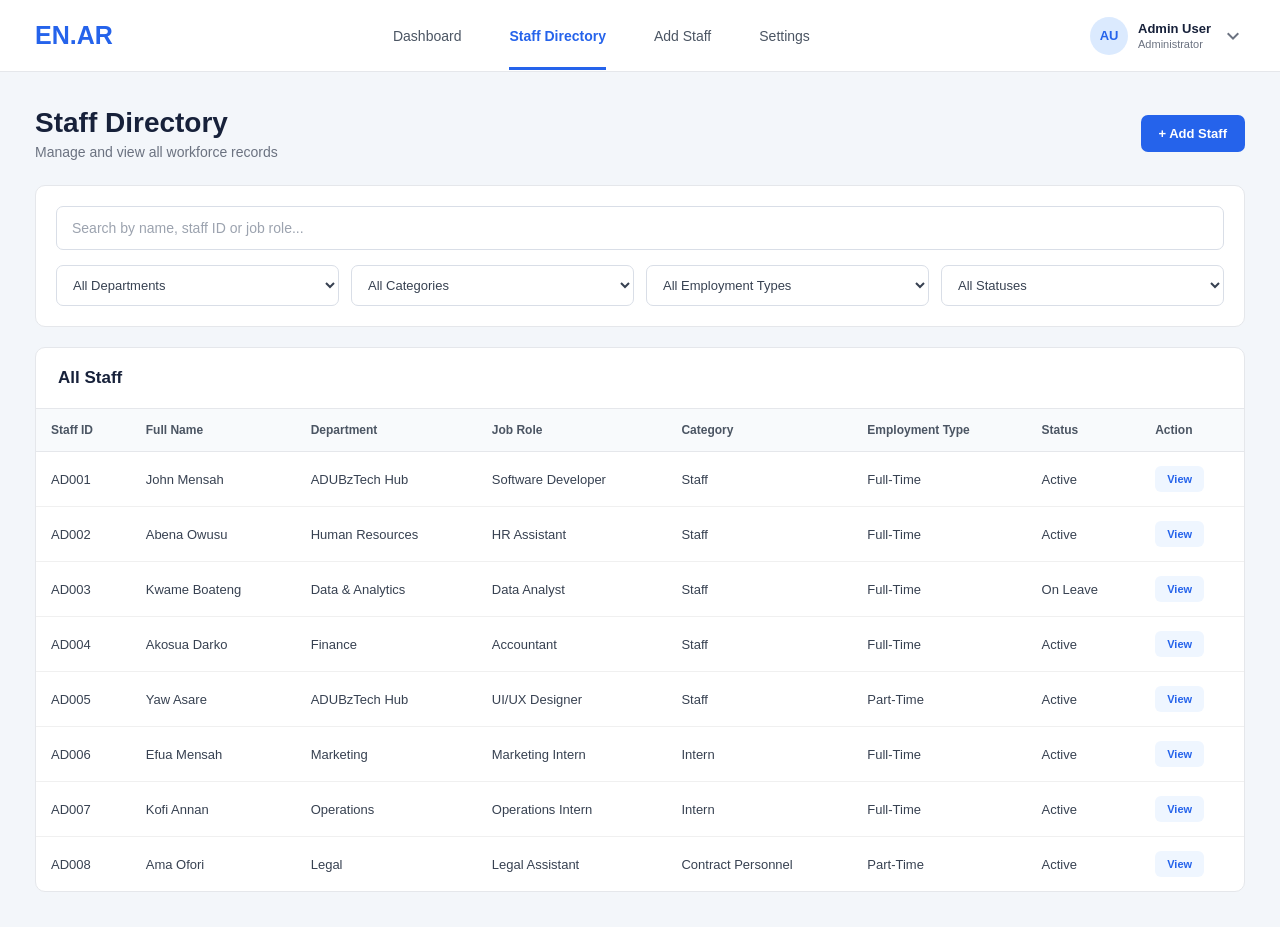
<file: pages/staff.html>
<!DOCTYPE html>
<html lang="en">

<head>
    <meta charset="UTF-8">

    <meta name="viewport"
          content="width=device-width, initial-scale=1.0">

    <title>EN.AR | Staff Directory</title>

    <link rel="stylesheet" href="../css/style.css">
    <link
        href="https://fonts.googleapis.com/icon?family=Material+Icons"
        rel="stylesheet"
    >

</head>


<body>

    <div class="dashboard-layout">

        <!-- =========================
             TOP NAVIGATION
        ========================== -->

        <header class="top-navigation">

    <div class="brand">
        <span>EN.AR</span>
    </div>

    <nav class="desktop-navigation">
        <a href="dashboard.html" class="">Dashboard</a>
        <a href="staff.html" class="active">Staff Directory</a>
        <a href="add-staff.html" class="">Add Staff</a>
        <a href="settings.html" class="">Settings</a>
    </nav>

    <button class="mobile-menu-button" id="mobileMenuButton" type="button" aria-label="Open navigation menu" aria-expanded="false">
        ☰
    </button>

    <div class="admin-profile-wrapper">
        <button class="admin-profile" id="adminProfileButton" type="button" aria-label="Open admin profile" aria-expanded="false">
            <div class="admin-avatar">AU</div>
            <div>
                <strong>Admin User</strong>
                <small>Administrator</small>
            </div>
            <span class="material-icons admin-profile-arrow">expand_more</span>
        </button>

        <div class="admin-profile-menu" id="adminProfileMenu">
            <div class="admin-menu-heading">
                <strong>Admin User</strong>
                <span>Administrator account</span>
            </div>
            <div class="admin-menu-item">
                <span>Role</span>
                <strong>Administrator</strong>
            </div>
            <div class="admin-menu-item">
                <span>Access</span>
                <strong>Staff &amp; Records Management</strong>
            </div>
            <div class="admin-menu-item">
                <span>Status</span>
                <strong>Active</strong>
            </div>
        </div>
    </div>

</header>



        <!-- =========================
             MOBILE NAVIGATION
        ========================== -->

        <nav class="mobile-navigation" id="mobileNavigation">
    <a href="dashboard.html" class="">Dashboard</a>
    <a href="staff.html" class="active">Staff Directory</a>
    <a href="add-staff.html" class="">Add Staff</a>
    <a href="settings.html" class="">Settings</a>
</nav>


        <!-- =========================
             MAIN CONTENT
        ========================== -->

        <main class="dashboard-content">

            <!-- Page Heading -->

            <div class="page-heading">

                <div>

                    <h1>
                        Staff Directory
                    </h1>

                    <p>
                        Manage and view all workforce records
                    </p>

                </div>


                <a
                    href="add-staff.html"
                    class="add-staff-button"
                >
                    + Add Staff
                </a>

            </div>



            <!-- =========================
                 SEARCH
            ========================== -->

            <section class="directory-controls">

                <div class="search-box">

                    <input
                        type="text"
                        id="searchInput"
                        placeholder="Search by name, staff ID or job role..."
                    >

                </div>



                <!-- =========================
                     FILTERS
                ========================== -->

                <div class="filter-container">


                    <!-- Department -->

                    <select id="departmentFilter">

                        <option value="">
                            All Departments
                        </option>

                    </select>



                    <!-- Category -->

                    <select id="categoryFilter">

                        <option value="">
                            All Categories
                        </option>

                    </select>



                    <!-- Employment Type -->

                    <select id="employmentTypeFilter">

                        <option value="">
                            All Employment Types
                        </option>

                    </select>



                    <!-- Status -->

                    <select id="statusFilter">

                        <option value="">
                            All Statuses
                        </option>

                    </select>

                </div>

            </section>



            <!-- =========================
                 STAFF TABLE
            ========================== -->

            <section class="staff-table-card">

                <div class="table-header">

                    <h2>
                        All Staff
                    </h2>

                    <span id="staffCount">
                        0 records
                    </span>

                </div>


                <div class="table-wrapper">

                    <table>

                        <thead>

                            <tr>

                                <th>
                                    Staff ID
                                </th>

                                <th>
                                    Full Name
                                </th>

                                <th>
                                    Department
                                </th>

                                <th>
                                    Job Role
                                </th>

                                <th>
                                    Category
                                </th>

                                <th>
                                    Employment Type
                                </th>

                                <th>
                                    Status
                                </th>

                                <th>
                                    Action
                                </th>

                            </tr>

                        </thead>


                        <tbody id="staffTableBody">

                        </tbody>

                    </table>

                </div>

            </section>

        </main>

    </div>



    <!-- =========================
         JAVASCRIPT
    ========================== -->

    <script src="../js/common.js"></script>
    <script src="../js/data.js"></script>

    <script src="../js/staff.js"></script>

</body>

</html>
</file>
<file: css/style.css>
* {
    margin: 0;
    padding: 0;
    box-sizing: border-box;
}

body {
    font-family: Arial, sans-serif;
    background-color: #f3f6fa;
    color: #17213a;
}

   /* LOGIN PAGE */
.login-page {
    min-height: 100vh;
    display: flex;
    align-items: center;
    justify-content: center;
    padding: 30px;
    background-color: #f3f6fa;
}

/* LOGIN CONTAINER */
.login-container {
    width: 100%;
    max-width: 500px;
    background-color: white;
    border-radius: 15px;
    padding: 50px 45px;
    box-shadow: 0 10px 35px rgba(0, 0, 0, 0.08);
}

   /* LOGIN FORM SECTION */
.login-form-section {
    width: 100%;
    display: flex;
    flex-direction: column;
    justify-content: center;
}

   /* LOGO */
.logo {
    display: flex;
    align-items: center;
    justify-content: center;
    gap: 8px;
    text-align: center;
}

.logo span {
    font-size: 30px;
}

.logo h1 {
    margin: 0;
    font-size: 32px;
    color: #2563eb;
}

   /* SYSTEM NAME */
.system-name {
    max-width: 300px;
    margin: 8px auto 0;
    text-align: center;
    font-size: 14px;
    line-height: 1.5;
    color: #4b5563;
}

/* WELCOME TEXT */
.welcome-text {
    margin-top: 40px;
    margin-bottom: 25px;
    text-align: center;
}

.welcome-text h2 {
    margin-bottom: 8px;
    font-size: 25px;
}

.welcome-text p {
    color: #6b7280;
    font-size: 14px;
}

/* FORM GROUP */
.form-group {
    margin-bottom: 20px;
}

.form-group label {
    display: block;
    margin-bottom: 8px;
    font-size: 14px;
    font-weight: 600;
}

.form-group input {
    width: 100%;
    padding: 13px 14px;
    border: 1px solid #d9dee7;
    border-radius: 7px;
    font-size: 14px;
    outline: none;
    box-sizing: border-box;
}

.form-group input:focus {
    border-color: #2563eb;
}

/* LOGIN OPTIONS */
.login-options {
    display: flex;
    align-items: center;
    justify-content: space-between;
    margin-bottom: 20px;
    font-size: 13px;
}

.remember-me {
    display: flex;
    align-items: center;
    gap: 5px;
}

.login-options a {
    color: #2563eb;
    text-decoration: none;
}
 
  /* LOGIN BUTTON */
.login-button {
    width: 100%;
    padding: 13px;
    border: none;
    border-radius: 7px;
    background-color: #2563eb;
    color: white;
    font-size: 15px;
    font-weight: 600;
    cursor: pointer;
}

.login-button:hover {
    background-color: #1d4ed8;
}

.copyright {
    margin-top: 40px;
    text-align: center;
    font-size: 12px;
    color: #6b7280;
}

/* ========================================
   TABLET
======================================== */
@media (max-width: 768px) {
    .login-page {
        padding: 25px;
    }
    .login-container {
        max-width: 500px;
       padding: 45px 40px;
    }
}
/* ========================================
   MOBILE
======================================== */
@media (max-width: 480px) {

    .login-page {
        padding: 15px;
    }
    .login-container {
        width: 100%;
        padding: 35px 25px;
        border-radius: 12px;
    }
    .logo h1 {
        font-size: 28px;
    }

    .logo span {
        font-size: 26px;
    }
    .system-name {
        font-size: 13px;
    }

    .welcome-text {
        margin-top: 30px;
    }

    .welcome-text h2 {
        font-size: 22px;
    }

    .login-options {
        font-size: 12px;
    }

    .copyright {
        margin-top: 30px;
    }
}

/* ========================================
   DASHBOARD
======================================== */
.dashboard-layout {
    min-height: 100vh;
    background-color: #f3f6fa;
}

/* ========================================
   TOP NAVIGATION
======================================== */
.top-navigation {
    min-height: 72px;
    padding: 0 35px;
    background-color: white;
    display: flex;
    align-items: center;
    gap: 35px;
    border-bottom: 1px solid #e5e7eb;
}

/* BRAND */
.brand {
    display: flex;
    align-items: center;
    gap: 7px;
    font-size: 25px;
    font-weight: 800;
    color: #2563eb;
    white-space: nowrap;
}

.brand-icon {
    font-size: 22px;
}

/* ========================================
   DESKTOP NAVIGATION
======================================== */
.desktop-navigation {
    display: flex;
    align-items: center;
    justify-content: center;
    gap: 3rem;
    flex: 1;
}

.desktop-navigation a {
    text-decoration: none;
    color: #4b5563;
    font-size: 14px;
    padding: 26px 0;
    position: relative;
}

.desktop-navigation a:hover {
    color: #2563eb;
}

.desktop-navigation a.active {
    color: #2563eb;
    font-weight: 600;
}

.desktop-navigation a.active::after {
    content: "";
    position: absolute;
    left: 0;
    right: 0;
    bottom: 0;
    height: 3px;
    background-color: #2563eb;
}

/* ========================================
   ADMIN PROFILE
======================================== */
.admin-profile {
    display: flex;
    align-items: center;
    gap: 10px;
    white-space: nowrap;
}
.admin-avatar {
    width: 38px;
    height: 38px;

    border-radius: 50%;

    background-color: #dbeafe;

    display: flex;
    align-items: center;
    justify-content: center;
    color: #2563eb;
    font-size: 13px;
    font-weight: 700;
}

.admin-profile strong {
    display: block;
    font-size: 13px;
}

.admin-profile small {
    display: block;
    margin-top: 2px;
    color: #6b7280;
    font-size: 11px;
}

/* =====================================
   MOBILE MENU
======================================== */
.mobile-menu-button {
    display: none;
    border: none;
    background: none;
    font-size: 25px;
    cursor: pointer;
}

.mobile-navigation {
    display: none;
}

/* ========================================
   DASHBOARD CONTENT
======================================== */
.dashboard-content {
    max-width: 1400px;
    margin: 0 auto;
    padding: 35px;
}

.page-heading {
    margin-bottom: 25px;
}

.page-heading h1 {
    font-size: 28px;
    margin-bottom: 5px;
}

.page-heading p {
    color: #6b7280;
    font-size: 14px;
}

/* ========================================
   STATISTICS GRID
======================================== */
.statistics-grid {
    display: grid;
    grid-template-columns:
        repeat(4, 1fr);
    gap: 18px;
    margin-bottom: 25px;
}

.stat-card {
    background-color: white;
    border-radius: 10px;
    padding: 20px;
    display: flex;
    align-items: center;
    gap: 15px;
    border: 1px solid #e5e7eb;
}

.stat-icon {
    width: 48px;
    height: 48px;
    border-radius: 10px;
    display: flex;
    align-items: center;
    justify-content: center;
    font-size: 22px;
}

.stat-icon.blue {
    background-color: #dbeafe;
}

.stat-icon.green {
    background-color: #dcfce7;
}

.stat-icon.purple {
    background-color: #ede9fe;
}

.stat-icon.orange {
    background-color: #ffedd5;
}

.stat-icon.cyan {
    background-color: #cffafe;
}

.stat-icon.red {
    background-color: #fee2e2;
}

.stat-card p {
    color: #6b7280;
    font-size: 12px;
    margin-bottom: 5px;
}
.stat-card h2 {
    font-size: 24px;
}
/* ========================================
   LOWER DASHBOARD
======================================== */
.dashboard-lower-grid {
    display: grid;
    grid-template-columns: 1fr 1fr;
    gap: 20px;
}

.dashboard-card {
    background-color: white;
    border-radius: 10px;
    padding: 25px;
    border: 1px solid #e5e7eb;
}

.card-heading {
    display: flex;
    align-items: center;
    justify-content: space-between;
    margin-bottom: 25px;
}

.card-heading h2 {
    font-size: 17px;
}

.card-heading a {
    color: #2563eb;
    text-decoration: none;
    font-size: 13px;
}

/* ========================================
   WORKFORCE OVERVIEW
======================================== */
.workforce-overview {
    display: flex;
    align-items: center;
    justify-content: center;
    gap: 50px;
}

.overview-circle {
    position: relative;
    width: 170px;
    height: 170px;
    border-radius: 50%;
    background:
        conic-gradient(
            #2563eb 0deg 180deg,
            #7c3aed 180deg 270deg,
            #16a34a 270deg 320deg,
            #f59e0b 320deg 360deg
        );

    display: flex;
    align-items: center;
    justify-content: center;
}

.overview-circle::before {
    content: "";
    position: absolute;
    width: 125px;
    height: 125px;
    background-color: white;
    border-radius: 50%;
}

.overview-circle div {
    position: relative;
    text-align: center;
}

.overview-circle strong {
    display: block;
    font-size: 24px;
}

.overview-circle span {
    color: #6b7280;
    font-size: 12px;
}

.overview-list p {
    margin-bottom: 15px;
    font-size: 13px;
    color: #030508;
}

.dot {
    display: inline-block;
    width: 9px;
    height: 9px;
    border-radius: 50%;
    margin-right: 8px;
}

.blue-dot {
    background-color: #2563eb;
}

.purple-dot {
    background-color: #7c3aed;
}

.green-dot {
    background-color: #16a34a;
}

.orange-dot {
    background-color: #f59e0b;
}
/* ========================================
   RECENT STAFF
======================================== */
.recent-staff {
    display: flex;
    align-items: center;
    gap: 12px;
    padding: 12px 0;
    border-bottom: 1px solid #f0f0f0;
}

.recent-staff:last-child {
    border-bottom: none;
}

.staff-avatar {
    width: 38px;
    height: 38px;
    border-radius: 50%;
    background-color: #dbeafe;
    display: flex;
    align-items: center;
    justify-content: center;
    color: #2563eb;
    font-weight: 600;
}

.staff-details {
    flex: 1;
}

.staff-details strong {
    display: block;
    font-size: 13px;
}

.staff-details span {
    display: block;
    margin-top: 3px;
    color: #6b7280;
    font-size: 11px;
}

.staff-category {
    font-size: 11px;
    color: #2563eb;
    background-color: #eff6ff;
    padding: 5px 8px;
    border-radius: 15px;
}

/* ========================================
   TABLET
======================================== */
@media (max-width: 1024px) {
    .top-navigation {
        padding: 0 20px;
        gap: 20px;
    }

    .desktop-navigation {
        gap: 15px;
    }

    .desktop-navigation a {
        font-size: 12px;
    }
    .dashboard-content {
        padding: 25px;
    }

    .statistics-grid {
        grid-template-columns:
            repeat(3, 1fr);
    }

}

/* ========================================
   MOBILE
======================================== */
@media (max-width: 767px) {
    .top-navigation {
        min-height: 65px;
        padding: 0 12px;
        display: flex;
        align-items: center;
        justify-content: space-between;
        gap: 10px;
    }
    /* Mobile menu button */
    .mobile-menu-button {
        display: block;
        order: 1;
        border: none;
        background: none;
        font-size: 20px;
        color: #17213a;
        cursor: pointer;
        padding: 5px;
    }

    /* EN.AR logo */
    .brand {
        order: 2;
        font-size: 22px;
        margin-left: auto;
        margin-right: auto;
    }

    /* Admin profile */
    .admin-profile {
        order: 3;
        display: flex;
        align-items: center;
        gap: 7px;
        white-space: nowrap;
    }

    .admin-avatar {
        width: 32px;
        height: 32px;
        border-radius: 50%;
        background-color: #dbeafe;
        display: flex;
        align-items: center;
        justify-content: center;
        color: #2563eb;
        font-size: 11px;
        font-weight: 700;
    }
    .admin-profile strong {
        display: block;
        font-size: 11px;
    }

    .admin-profile small {
        display: block;
        margin-top: 1px;
        color: #6b7280;
        font-size: 9px;
    }
    /* Hide desktop navigation on mobile */
    .desktop-navigation {
        display: none;
    }
    /* Mobile navigation */
    .mobile-navigation {
        background-color: #0f172a;
        padding: 15px 20px;
        /* max-width: 8rem; */
    }


    .mobile-navigation.show {
        display: flex;
        flex-direction: column;
        gap: 5px;
    }

    .mobile-navigation a {
        color: white;
        text-decoration: none;
        padding: 12px;
        border-radius: 6px;
        font-size: 14px;
    }


    .mobile-navigation a:hover {
        background-color: #1e40af;
    }


    /* Dashboard content */
    .dashboard-content {
        padding: 20px 15px;
    }

    .page-heading h1 {
        font-size: 24px;
    }

    .statistics-grid {
        grid-template-columns: 1fr;
        gap: 12px;
    }

    .dashboard-lower-grid {
        grid-template-columns: 1fr;
    }

    .workforce-overview {
        flex-direction: column;
        gap: 30px;
    }

}


/* ========================================
   STAFF DIRECTORY
======================================== */
.staff-page-header {
    display: flex;
    align-items: center;
    justify-content: space-between;
    gap: 20px;
    margin-bottom: 25px;
}

.staff-page-header h1 {
    font-size: 28px;
    margin-bottom: 5px;
}

.staff-page-header p {
    color: #6b7280;
    font-size: 14px;
}

/* ========================================
   SEARCH AND FILTERS
======================================== */
.staff-controls {
    background-color: white;
    padding: 20px;
    border: 1px solid #e5e7eb;
    border-radius: 10px;
    margin-bottom: 20px;
}

.search-box {
    width: 100%;
    margin-bottom: 18px;
}

.search-box input {
    width: 100%;
    padding: 13px 15px;
    border: 1px solid #d9dee7;
    border-radius: 7px;
    outline: none;
    font-size: 14px;
}

.search-box input:focus {
    border-color: #2563eb;
}

.filters {
    display: grid;
    grid-template-columns: repeat(4, 1fr);
    gap: 12px;
}

.filters select {
    width: 100%;
    padding: 12px;
    border: 1px solid #d9dee7;
    border-radius: 7px;
    background-color: white;
    font-size: 13px;
    outline: none;
}

.filters select:focus {
    border-color: #2563eb;
}

/* ========================================
   STAFF TABLE
======================================== */
.staff-table-card {
    background-color: white;
    border: 1px solid #e5e7eb;
    border-radius: 10px;
    overflow: hidden;
}

.staff-table-wrapper {
    width: 100%;
    overflow-x: auto;
}

.staff-table {
    width: 100%;
    border-collapse: collapse;
    min-width: 850px;
}

.staff-table th {
    background-color: #f8fafc;
    color: #4b5563;
    font-size: 12px;
    font-weight: 600;
    text-align: left;
    padding: 15px;
    border-bottom: 1px solid #e5e7eb;
}

.staff-table td {
    padding: 15px;
    font-size: 13px;
    border-bottom: 1px solid #f0f0f0;
}

.staff-table tbody tr:hover {
    background-color: #f8fafc;
}

.staff-name {
    display: flex;
    align-items: center;
    gap: 10px;
}

.staff-table-avatar {
    width: 38px;
    height: 38px;
    border-radius: 50%;
    background-color: #dbeafe;
    color: #2563eb;
    display: flex;
    align-items: center;
    justify-content: center;
    font-weight: 600;
}

.staff-name strong {
    display: block;
}

.staff-name span {
    display: block;
    margin-top: 3px;
    color: #6b7280;
    font-size: 11px;
}

/* ========================================
   STAFF BADGES
======================================== */

.category-badge,
.status-badge,
.employment-badge {
    display: inline-block;
    padding: 5px 9px;
    border-radius: 15px;
    font-size: 11px;
    font-weight: 600;
}

.category-badge {
    background-color: #eff6ff;
    color: #2563eb;
}

.status-badge {
    background-color: #dcfce7;
    color: #15803d;
}

.employment-badge {
    background-color: #f3f4f6;
    color: #4b5563;
}

/* ========================================
   TABLE ACTIONS
======================================== */

.table-actions {
    display: flex;
    gap: 8px;
}

.view-button,
.edit-button,
.delete-button {
    border: none;
    text-decoration: none;
    padding: 7px 10px;
    border-radius: 6px;
    font-size: 11px;
    cursor: pointer;
}

.view-button {
    background-color: #eff6ff;
    color: #2563eb;
}

.edit-button {
    background-color: #f3f4f6;
    color: #374151;
}

.delete-button {
    background-color: #fee2e2;
    color: #dc2626;
}

.view-button:hover,
.edit-button:hover,
.delete-button:hover {
    opacity: 0.8;
}

/* ========================================
   NO STAFF MESSAGE
======================================== */
.no-staff {
    padding: 40px;
    text-align: center;
    color: #6b7280;
}

/* ========================================
   ADD STAFF FORM
======================================== */
.form-card {
    background-color: white;
    border: 1px solid #e5e7eb;
    border-radius: 10px;
    padding: 30px;
    max-width: 1000px;
}

.form-section {
    margin-bottom: 20px;
    padding-bottom: 15px;
    border-bottom: 1px solid #e5e7eb;
}

.form-section h2 {
    font-size: 18px;
    margin-bottom: 5px;
}

.form-section p {
    color: #6b7280;
    font-size: 13px;
}

.form-card .form-group {
    margin-bottom: 20px;
}

.form-card .form-group label {
    display: block;
    margin-bottom: 8px;
    font-size: 13px;
    font-weight: 600;
}

.form-card input,
.form-card select {
    width: 100%;
    padding: 13px 14px;
    border: 1px solid #d9dee7;
    border-radius: 7px;
    background-color: white;
    font-size: 14px;
    outline: none;
}

.form-card input:focus,
.form-card select:focus {
    border-color: #2563eb;
}

.form-actions {
    display: flex;
    justify-content: flex-end;
    gap: 10px;
    margin-top: 30px;
    padding-top: 20px;
    border-top: 1px solid #e5e7eb;
}

.cancel-button {
    padding: 13px 20px;
    border-radius: 7px;
    background-color: #f3f4f6;
    color: #374151;
    text-decoration: none;
    font-size: 14px;
}

.add-staff-submit {
    width: auto;
    padding: 13px 25px;
}

/* ========================================
   STAFF PROFILE
======================================== */
.back-button {
    display: inline-block;
    margin-bottom: 20px;
    color: #2563eb;
    text-decoration: none;
    font-size: 13px;
}

.profile-card {
    background-color: white;
    border: 1px solid #e5e7eb;
    border-radius: 10px;
    padding: 30px;
    max-width: 1000px;
}

.profile-header {
    display: flex;
    align-items: center;
    gap: 18px;
    padding-bottom: 25px;
    border-bottom: 1px solid #e5e7eb;
    margin-bottom: 25px;
}

.profile-avatar {
    width: 70px;
    height: 70px;
    border-radius: 50%;
    background-color: #dbeafe;
    color: #2563eb;
    display: flex;
    align-items: center;
    justify-content: center;
    font-size: 24px;
    font-weight: 700;
}

.profile-header h2 {
    font-size: 22px;
    margin-bottom: 5px;
}

.profile-header p {
    color: #6b7280;
    font-size: 14px;
}

.profile-information {
    display: grid;
    grid-template-columns: repeat(2, 1fr);
    gap: 20px;
}

.profile-item {
    padding: 15px;
    background-color: #f8fafc;
    border-radius: 8px;
}

.profile-item span {
    display: block;
    color: #6b7280;
    font-size: 11px;
    margin-bottom: 6px;
}

.profile-item strong {
    font-size: 13px;
}

.profile-actions {
    display: flex;
    justify-content: flex-end;
    margin-top: 25px;
    padding-top: 20px;
    border-top: 1px solid #e5e7eb;
}

.edit-staff-button {
    display: inline-block;
    padding: 12px 20px;
    border-radius: 7px;
    background-color: #2563eb;
    color: white;
    text-decoration: none;
    font-size: 13px;
}

.edit-staff-button:hover {
    background-color: #1d4ed8;
}

/* ========================================
   TABLET
======================================== */
@media (max-width: 1024px) {

    .filters {
        grid-template-columns: repeat(2, 1fr);
    }

    .form-card,
    .profile-card {
        max-width: 100%;
    }

}


/* ========================================
   MOBILE
======================================== */

@media (max-width: 767px) {

    .staff-page-header {
        flex-direction: column;
        align-items: flex-start;
    }

    .staff-page-header h1 {
        font-size: 24px;
    }

    .filters {
        grid-template-columns: 1fr;
    }

    .staff-controls {
        padding: 15px;
    }

    .form-card {
        padding: 20px;
    }

    .form-actions {
        flex-direction: column-reverse;
    }

    .cancel-button,
    .add-staff-submit {
        width: 100%;
        text-align: center;
    }

    .profile-card {
        padding: 20px;
    }

    .profile-header {
        align-items: flex-start;
    }

    .profile-information {
        grid-template-columns: 1fr;
        gap: 12px;
    }

    .profile-actions {
        justify-content: stretch;
    }

    .edit-staff-button {
        width: 100%;
        text-align: center;
    }

}


/* ========================================
   STAFF DIRECTORY PAGE
======================================== */
/* ========================================
   PAGE HEADING
======================================== */
.page-heading {
    display: flex;
    align-items: center;
    justify-content: space-between;
    gap: 20px;
}
/* ADD STAFF BUTTON */
.add-staff-button {
    display: inline-block;
    padding: 11px 18px;
    background-color: #2563eb;
    color: white;
    text-decoration: none;
    border-radius: 7px;
    font-size: 13px;
    font-weight: 600;
    white-space: nowrap;
}

.add-staff-button:hover {
    background-color: #1d4ed8;
}

/* ========================================
   DIRECTORY CONTROLS
======================================== */
.directory-controls {
    background-color: white;
    border: 1px solid #e5e7eb;
    border-radius: 10px;
    padding: 20px;
    margin-bottom: 20px;
}

/* ========================================
   SEARCH BOX
======================================== */
.directory-controls .search-box {
    width: 100%;
    margin-bottom: 15px;
}

.directory-controls .search-box input {
    width: 100%;
    padding: 13px 15px;
    border: 1px solid #d9dee7;
    border-radius: 7px;
    font-size: 14px;
    outline: none;
    color: #17213a;
    background-color: white;
}

.directory-controls .search-box input::placeholder {
    color: #9ca3af;
}

.directory-controls .search-box input:focus {
    border-color: #2563eb;

    box-shadow: 0 0 0 2px rgba(37, 99, 235, 0.08);
}


/* ========================================
   FILTER CONTAINER
======================================== */
.filter-container {
    display: grid;
    grid-template-columns: repeat(4, 1fr);
    gap: 12px;
}

/* FILTER DROPDOWNS */
.filter-container select {
    width: 100%;
    padding: 11px 12px;
    border: 1px solid #d9dee7;
    border-radius: 7px;
    background-color: white;
    color: #374151;
    font-size: 13px;
    outline: none;
    cursor: pointer;
}

.filter-container select:focus {
    border-color: #2563eb;
}

/* ========================================
   STAFF TABLE CARD
======================================== */

.staff-table-card {
    background-color: white;

    border: 1px solid #e5e7eb;

    border-radius: 10px;

    overflow: hidden;
}



/* ========================================
   TABLE HEADER
======================================== */

.table-header {
    padding: 20px 22px;

    display: flex;

    align-items: center;

    justify-content: space-between;

    border-bottom: 1px solid #e5e7eb;
}

.table-header h2 {
    font-size: 17px;

    color: #17213a;
}

.table-header span {
    color: #6b7280;

    font-size: 13px;
}



/* ========================================
   TABLE WRAPPER
======================================== */

.table-wrapper {
    width: 100%;

    overflow-x: auto;
}



/* ========================================
   STAFF TABLE
======================================== */

.staff-table-card table {
    width: 100%;

    border-collapse: collapse;

    min-width: 950px;
}



/* TABLE HEADER */

.staff-table-card th {
    background-color: #f8fafc;

    color: #4b5563;

    font-size: 12px;

    font-weight: 600;

    text-align: left;

    padding: 14px 15px;

    border-bottom: 1px solid #e5e7eb;

    white-space: nowrap;
}



/* TABLE DATA */

.staff-table-card td {
    padding: 14px 15px;

    font-size: 13px;

    color: #374151;

    border-bottom: 1px solid #f0f0f0;

    white-space: nowrap;
}



/* LAST ROW */

.staff-table-card tbody tr:last-child td {
    border-bottom: none;
}



/* ROW HOVER */

.staff-table-card tbody tr:hover {
    background-color: #f8fafc;
}



/* ========================================
   STAFF NAME
======================================== */

.staff-name {
    font-weight: 600;

    color: #17213a;
}



/* ========================================
   BADGES
======================================== */

.category-badge {
    display: inline-block;

    padding: 5px 9px;

    border-radius: 15px;

    background-color: #eff6ff;

    color: #2563eb;

    font-size: 11px;

    font-weight: 600;
}



.status-badge {
    display: inline-block;

    padding: 5px 9px;

    border-radius: 15px;

    background-color: #dcfce7;

    color: #15803d;

    font-size: 11px;

    font-weight: 600;
}



/* ========================================
   VIEW BUTTON
======================================== */

.view-button {
    display: inline-block;

    padding: 7px 12px;

    border-radius: 6px;

    background-color: #eff6ff;

    color: #2563eb;

    text-decoration: none;

    font-size: 11px;

    font-weight: 600;

    border: none;

    cursor: pointer;
}

.view-button:hover {
    background-color: #dbeafe;
}



/* ========================================
   EMPTY TABLE MESSAGE
======================================== */

.no-staff {
    text-align: center;

    padding: 40px 20px;

    color: #6b7280;

    font-size: 14px;
}



/* ========================================
   TABLET
======================================== */

@media (max-width: 1024px) {

    .filter-container {
        grid-template-columns: repeat(2, 1fr);
    }

    .directory-controls {
        padding: 18px;
    }

}



/* ========================================
   MOBILE
======================================== */

@media (max-width: 767px) {

    .page-heading {
        align-items: flex-start;

        flex-direction: column;
    }


    .page-heading h1 {
        font-size: 24px;
    }


    .add-staff-button {
        width: 100%;

        text-align: center;
    }


    .directory-controls {
        padding: 15px;
    }


    .filter-container {
        grid-template-columns: 1fr;

        gap: 10px;
    }


    .table-header {
        padding: 17px;
    }


    .table-header h2 {
        font-size: 16px;
    }


    .table-header span {
        font-size: 12px;
    }


    .staff-table-card {
        border-radius: 8px;
    }

}


.delete-staff-button {
    display: inline-block;
    padding: 12px 20px;
    margin-left: 10px;
    border: none;
    border-radius: 7px;
    background-color: #dc2626;
    color: white;
    text-decoration: none;
    font-size: 13px;
    font-weight: 600;
    cursor: pointer;
}

.delete-staff-button:hover {
    background-color: #b91c1c;
}


@media (max-width: 767px) {

    .profile-actions {
        flex-direction: column;
    }

    .edit-staff-button,
    .delete-staff-button {
        width: 100%;
        text-align: center;
        margin-left: 0;
    }

}

/* DELETE CONFIRMATION MODAL */

.delete-modal-overlay {
    display: none;

    position: fixed;

    top: 0;
    left: 0;

    width: 100%;
    height: 100%;

    background-color: rgba(15, 23, 42, 0.55);

    align-items: center;
    justify-content: center;

    padding: 20px;

    z-index: 1000;
}


.delete-modal-overlay.show {
    display: flex;
}


.delete-modal {
    width: 100%;
    max-width: 420px;

    background-color: white;

    border-radius: 12px;

    padding: 30px;

    text-align: center;

    box-shadow: 0 20px 50px rgba(0, 0, 0, 0.15);
}


.delete-modal-icon {
    width: 50px;
    height: 50px;

    margin: 0 auto 15px;

    border-radius: 50%;

    background-color: #fee2e2;

    color: #dc2626;

    display: flex;
    align-items: center;
    justify-content: center;

    font-size: 22px;
    font-weight: 700;
}


.delete-modal h2 {
    margin-bottom: 10px;

    color: #17213a;

    font-size: 20px;
}


.delete-modal p {
    color: #6b7280;

    font-size: 13px;

    line-height: 1.6;

    margin-bottom: 25px;
}


.delete-modal-actions {
    display: flex;

    justify-content: center;

    gap: 10px;
}


.cancel-delete-button,
.confirm-delete-button {
    padding: 11px 20px;

    border-radius: 7px;

    font-size: 13px;

    font-weight: 600;

    cursor: pointer;
}


.cancel-delete-button {
    border: 1px solid #d9dee7;

    background-color: #f8fafc;

    color: #374151;
}


.cancel-delete-button:hover {
    background-color: #f1f5f9;
}


.confirm-delete-button {
    border: none;

    background-color: #dc2626;

    color: white;
}
.confirm-delete-button:hover {
    background-color: #b91c1c;
}
@media (max-width: 767px) {

    .delete-modal {
        padding: 25px 20px;
    }


    .delete-modal-actions {
        flex-direction: column;
    }


    .cancel-delete-button,
    .confirm-delete-button {
        width: 100%;
    }

}
/* ========================================
   PAGE HEADING CONSISTENCY
======================================== */

.page-heading {
    background-color: transparent;
}


/* ========================================
   SETTINGS PAGE
======================================== */

.settings-card {
    width: 100%;
    max-width: 1100px;
    background-color: white;
    border: 1px solid #e5e7eb;
    border-radius: 10px;
    padding: 30px;
    margin-bottom: 25px;
}

.settings-card-heading {
    display: flex;
    align-items: center;
    gap: 15px;
    padding-bottom: 22px;
    margin-bottom: 22px;
    border-bottom: 1px solid #e5e7eb;
}

.settings-icon {
    width: 48px;
    height: 48px;
    border-radius: 9px;
    background-color: #eff6ff;
    color: #2563eb;
    display: flex;
    align-items: center;
    justify-content: center;
    flex-shrink: 0;
}

.settings-icon .material-icons {
    font-size: 23px;
}

.settings-card-heading h2 {
    color: #17213a;
    font-size: 19px;
    margin-bottom: 5px;
}

.settings-card-heading p {
    color: #6b7280;
    font-size: 13px;
}

.settings-information {
    display: grid;
    grid-template-columns: repeat(2, 1fr);
    gap: 18px;
}

.settings-item {
    background-color: #f8fafc;
    border-radius: 8px;
    padding: 18px;
}

.settings-item span {
    display: block;
    color: #6b7280;
    font-size: 12px;
    margin-bottom: 7px;
}

.settings-item strong {
    color: #17213a;
    font-size: 14px;
}

.settings-option {
    display: flex;
    align-items: center;
    justify-content: space-between;
    gap: 25px;
    padding: 18px 0;
}

.settings-option + .settings-option {
    border-top: 1px solid #e5e7eb;
}

.settings-option strong {
    display: block;
    color: #17213a;
    font-size: 14px;
    margin-bottom: 6px;
}

.settings-option p {
    color: #6b7280;
    font-size: 12px;
}

.settings-button {
    padding: 11px 20px;
    border-radius: 7px;
    font-size: 13px;
    font-weight: 600;
    cursor: pointer;
}

.settings-button.secondary {
    border: 1px solid #d9dee7;
    background-color: #f8fafc;
    color: #374151;
}

.settings-button.secondary:hover {
    background-color: #f1f5f9;
}

.settings-button.danger {
    border: none;
    background-color: #dc2626;
    color: white;
}

.settings-button.danger:hover {
    background-color: #b91c1c;
}

.toggle-switch {
    position: relative;
    width: 48px;
    height: 26px;
    flex-shrink: 0;
}

.toggle-switch input {
    opacity: 0;
    width: 0;
    height: 0;
}

.toggle-slider {
    position: absolute;
    inset: 0;
    background-color: #d1d5db;
    border-radius: 20px;
    cursor: pointer;
    transition: 0.2s;
}

.toggle-slider::before {
    content: "";
    position: absolute;
    width: 20px;
    height: 20px;
    left: 3px;
    top: 3px;
    background-color: white;
    border-radius: 50%;
    transition: 0.2s;
}

.toggle-switch input:checked + .toggle-slider {
    background-color: #2563eb;
}

.toggle-switch input:checked + .toggle-slider::before {
    transform: translateX(22px);
}

/* ========================================
   SHARED ADMIN PROFILE MENU
======================================== */

.top-navigation {
    position: relative;
}

.admin-profile-wrapper {
    position: relative;
    flex-shrink: 0;
}

.admin-profile {
    border: none;
    background: transparent;
    font: inherit;
    color: inherit;
    padding: 0;
    cursor: pointer;
    text-align: left;
}

.admin-profile-arrow {
    font-size: 18px;
    color: #6b7280;
    transition: transform 0.2s ease;
}

.admin-profile[aria-expanded="true"] .admin-profile-arrow {
    transform: rotate(180deg);
}

.admin-profile-menu {
    display: none;
    position: absolute;
    top: calc(100% + 12px);
    right: 0;
    width: 260px;
    background-color: #ffffff;
    border: 1px solid #e5e7eb;
    border-radius: 10px;
    padding: 8px;
    box-shadow: 0 12px 30px rgba(15, 23, 42, 0.12);
    z-index: 1000;
}

.admin-profile-menu.show {
    display: block;
}

.admin-menu-heading {
    padding: 12px;
    border-bottom: 1px solid #e5e7eb;
    margin-bottom: 4px;
}

.admin-menu-heading strong {
    display: block;
    color: #17213a;
    font-size: 14px;
    margin-bottom: 4px;
}

.admin-menu-heading span {
    color: #6b7280;
    font-size: 11px;
}

.admin-menu-item {
    display: flex;
    align-items: center;
    justify-content: space-between;
    gap: 15px;
    padding: 10px 12px;
}

.admin-menu-item span {
    color: #6b7280;
    font-size: 11px;
}

.admin-menu-item strong {
    color: #17213a;
    font-size: 11px;
    text-align: right;
}

.mobile-navigation a.active {
    background-color: #1e40af;
    color: #ffffff;
    font-weight: 600;
}

/* ========================================
   GLOBAL PAGE ALIGNMENT
   Keeps all application pages inside the
   same centered content area.
======================================== */

.dashboard-content {
    width: 100%;
    max-width: 1400px;
    margin-left: auto;
    margin-right: auto;
}

.settings-card,
.form-card,
.profile-card {
    width: 100%;
    max-width: none;
}

.staff-controls,
.directory-controls,
.staff-table-card {
    width: 100%;
}

@media (max-width: 767px) {

    .dashboard-content {
        width: 100%;
        padding-left: 15px;
        padding-right: 15px;
    }

    .settings-card,
    .form-card,
    .profile-card,
    .staff-controls,
    .directory-controls,
    .staff-table-card {
        width: 100%;
    }

}

/* ========================================
   DARK MODE
======================================== */

body.dark-mode {
    background-color: #111827;
    color: #f9fafb;
}

body.dark-mode .dashboard-layout {
    background-color: #111827;
}

body.dark-mode .top-navigation {
    background-color: #1f2937;
    border-bottom-color: #374151;
}

body.dark-mode .brand span {
    color: #ffffff;
}

body.dark-mode .desktop-navigation a {
    color: #d1d5db;
}

body.dark-mode .desktop-navigation a:hover,
body.dark-mode .desktop-navigation a.active {
    color: #ffffff;
}

body.dark-mode .mobile-navigation {
    background-color: #1f2937;
}

body.dark-mode .mobile-navigation a {
    color: #d1d5db;
}

body.dark-mode .mobile-navigation a:hover,
body.dark-mode .mobile-navigation a.active {
    color: #ffffff;
}

body.dark-mode .dashboard-content {
    color: #f9fafb;
}

body.dark-mode .page-heading {
    background-color: transparent;
}

body.dark-mode .page-heading h1 {
    color: #ffffff;
}

body.dark-mode .page-heading p {
    color: #9ca3af;
}

body.dark-mode .dashboard-card,
body.dark-mode .stat-card,
body.dark-mode .settings-card,
body.dark-mode .staff-table-card,
body.dark-mode .form-card,
body.dark-mode .profile-card,
body.dark-mode .directory-controls {
    background-color: #1f2937;
    border-color: #374151;
}

body.dark-mode .stat-card p,
body.dark-mode .settings-card-heading p,
body.dark-mode .settings-item span,
body.dark-mode .settings-option p,
body.dark-mode .profile-item span,
body.dark-mode .form-section p {
    color: #9ca3af;
}

body.dark-mode .stat-card h2,
body.dark-mode .settings-card-heading h2,
body.dark-mode .settings-item strong,
body.dark-mode .settings-option strong,
body.dark-mode .profile-item strong,
body.dark-mode .form-section h2 {
    color: #ffffff;
}

body.dark-mode .settings-item,
body.dark-mode .profile-item {
    background-color: #111827;
}

body.dark-mode .settings-card-heading,
body.dark-mode .settings-option + .settings-option,
body.dark-mode .form-section {
    border-color: #374151;
}

body.dark-mode .form-card input,
body.dark-mode .form-card select,
body.dark-mode .directory-controls .search-box input,
body.dark-mode .filter-container select {
    background-color: #111827;
    color: #ffffff;
    border-color: #374151;
}

body.dark-mode .form-card input:read-only {
    background-color: #374151;
    color: #d1d5db;
}

body.dark-mode .directory-controls .search-box input::placeholder {
    color: #9ca3af;
}

body.dark-mode .staff-table-card th {
    background-color: #111827;
    color: #d1d5db;
}

body.dark-mode .staff-table-card td {
    border-color: #374151;
}

body.dark-mode .staff-table-card tbody tr:hover {
    background-color: #374151;
}

body.dark-mode .mobile-menu-button {
    color: #ffffff;
}

body.dark-mode .admin-profile-menu {
    background-color: #1f2937;
    border-color: #374151;
}

body.dark-mode .admin-menu-heading {
    border-color: #374151;
}

body.dark-mode .admin-menu-heading strong,
body.dark-mode .admin-menu-item strong {
    color: #ffffff;
}

body.dark-mode .admin-menu-heading span,
body.dark-mode .admin-menu-item span,
body.dark-mode .admin-profile-arrow {
    color: #9ca3af;
}

body.dark-mode .cancel-button,
body.dark-mode .settings-button.secondary,
body.dark-mode .cancel-delete-button {
    background-color: #374151;
    border-color: #4b5563;
    color: #ffffff;
}

body.dark-mode .back-button {
    color: #93c5fd;
}

body.dark-mode .delete-modal {
    background-color: #1f2937;
}

body.dark-mode .delete-modal h2 {
    color: #ffffff;
}

body.dark-mode .delete-modal p {
    color: #9ca3af;
}

/* ========================================
   TABLET
======================================== */

@media (max-width: 1024px) {

    .settings-card {
        max-width: 100%;
        padding: 25px;
    }

}

/* ========================================
   MOBILE
======================================== */

@media (max-width: 767px) {

    .top-navigation {
        min-height: 65px;
        padding: 0 12px;
        gap: 10px;
    }

    .mobile-menu-button {
        display: block;
        order: 1;
        color: #17213a;
        padding: 5px;
    }

    .brand {
        order: 2;
        font-size: 22px;
        margin-left: auto;
        margin-right: auto;
    }

    .admin-profile-wrapper {
        order: 3;
    }

    .admin-profile {
        display: flex;
        align-items: center;
        gap: 7px;
    }

    .admin-profile-arrow {
        display: none;
    }

    .admin-profile-menu {
        position: fixed;
        top: 73px;
        right: 12px;
        width: min(260px, calc(100vw - 24px));
    }

    .admin-profile strong {
        display: block;
        font-size: 11px;
    }

    .admin-profile small {
        display: block;
        font-size: 9px;
    }

    .admin-avatar {
        width: 32px;
        height: 32px;
        font-size: 11px;
    }

    .mobile-navigation {
        padding: 15px 20px;
    }

    .mobile-navigation.show {
        display: flex;
        flex-direction: column;
        gap: 5px;
    }

    .mobile-navigation a {
        padding: 12px;
        font-size: 14px;
    }

    .dashboard-content {
        padding: 20px 15px;
    }

    .settings-card {
        max-width: 100%;
        padding: 20px;
        margin-bottom: 18px;
    }

    .settings-card-heading {
        gap: 12px;
        padding-bottom: 18px;
        margin-bottom: 18px;
    }

    .settings-icon {
        width: 42px;
        height: 42px;
    }

    .settings-card-heading h2 {
        font-size: 17px;
    }

    .settings-card-heading p {
        font-size: 11px;
    }

    .settings-information {
        grid-template-columns: 1fr;
        gap: 10px;
    }

    .settings-item {
        padding: 15px;
    }

    .settings-item span {
        font-size: 11px;
    }

    .settings-item strong {
        font-size: 13px;
    }

    .settings-option {
        align-items: flex-start;
        flex-direction: column;
        gap: 15px;
    }

    .settings-button {
        width: 100%;
    }

    .toggle-switch {
        align-self: flex-end;
    }

}
/* ========================================
   SETTINGS DATA BUTTONS
======================================== */

.settings-button {
    width: 150px;
    height: 42px;

    padding: 0;

    display: flex;
    align-items: center;
    justify-content: center;

    border-radius: 7px;

    font-size: 13px;
    font-weight: 600;

    cursor: pointer;

    flex-shrink: 0;
}


/* SECONDARY BUTTON */

.settings-button.secondary {
    border: 1px solid #d9dee7;

    background-color: #f8fafc;

    color: #374151;
}

.settings-button.secondary:hover {
    background-color: #f1f5f9;
}


/* DANGER BUTTON */

.settings-button.danger {
    border: none;

    background-color: #dc2626;

    color: white;
}

.settings-button.danger:hover {
    background-color: #b91c1c;
}
.overview-list p{
    color: #0f172a;
}

/* ========================================
   DARK MODE - COMPLETE THEME COVERAGE
======================================== */

body.dark-mode {
    background-color: #111827;
    color: #f9fafb;
}

body.dark-mode .dashboard-layout {
    background-color: #111827;
}

body.dark-mode .top-navigation {
    background-color: #1f2937;
    border-bottom-color: #374151;
}

body.dark-mode .brand span {
    color: #ffffff;
}

body.dark-mode .desktop-navigation a {
    color: #d1d5db;
}

body.dark-mode .desktop-navigation a:hover,
body.dark-mode .desktop-navigation a.active {
    color: #ffffff;
}

body.dark-mode .mobile-navigation {
    background-color: #1f2937;
}

body.dark-mode .mobile-navigation a {
    color: #d1d5db;
}

body.dark-mode .mobile-navigation a:hover,
body.dark-mode .mobile-navigation a.active {
    color: #ffffff;
    background-color: #374151;
}

body.dark-mode .dashboard-content {
    background-color: #111827;
    color: #f9fafb;
}

body.dark-mode .page-heading h1 {
    color: #ffffff;
}

body.dark-mode .page-heading p {
    color: #9ca3af;
}

body.dark-mode .dashboard-card,
body.dark-mode .stat-card,
body.dark-mode .settings-card,
body.dark-mode .staff-table-card,
body.dark-mode .form-card,
body.dark-mode .profile-card,
body.dark-mode .directory-controls {
    background-color: #1f2937;
    border-color: #374151;
}

body.dark-mode .card-heading h2,
body.dark-mode .card-heading a,
body.dark-mode .stat-card h2,
body.dark-mode .settings-card-heading h2,
body.dark-mode .settings-item strong,
body.dark-mode .settings-option strong,
body.dark-mode .profile-item strong,
body.dark-mode .form-section h2 {
    color: #ffffff;
}

body.dark-mode .stat-card p,
body.dark-mode .settings-card-heading p,
body.dark-mode .settings-item span,
body.dark-mode .settings-option p,
body.dark-mode .profile-item span,
body.dark-mode .form-section p,
body.dark-mode .card-heading p {
    color: #9ca3af;
}

body.dark-mode .settings-item,
body.dark-mode .profile-item {
    background-color: #111827;
}

body.dark-mode .settings-card-heading,
body.dark-mode .settings-option + .settings-option,
body.dark-mode .form-section {
    border-color: #374151;
}

body.dark-mode .form-card label,
body.dark-mode .profile-item label,
body.dark-mode .directory-controls label {
    color: #d1d5db;
}

body.dark-mode .form-card input,
body.dark-mode .form-card select,
body.dark-mode .directory-controls .search-box input,
body.dark-mode .filter-container select {
    background-color: #111827;
    color: #ffffff;
    border-color: #374151;
}

body.dark-mode .form-card input::placeholder,
body.dark-mode .directory-controls .search-box input::placeholder {
    color: #9ca3af;
}

body.dark-mode .form-card input:read-only {
    background-color: #374151;
    color: #d1d5db;
}

body.dark-mode .staff-table-card table {
    background-color: #1f2937;
    color: #ffffff;
}

body.dark-mode .staff-table-card th {
    background-color: #111827;
    color: #d1d5db;
}

body.dark-mode .staff-table-card td {
    color: #e5e7eb;
    border-color: #374151;
}

body.dark-mode .staff-table-card tbody tr:hover {
    background-color: #374151;
}

body.dark-mode .mobile-menu-button {
    color: #ffffff;
}

body.dark-mode .admin-profile {
    color: #ffffff;
}

body.dark-mode .admin-profile strong {
    color: #ffffff;
}

body.dark-mode .admin-profile small {
    color: #9ca3af;
}

body.dark-mode .admin-profile-menu {
    background-color: #1f2937;
    border-color: #374151;
    box-shadow: 0 10px 30px rgba(0, 0, 0, 0.35);
}

body.dark-mode .admin-menu-heading,
body.dark-mode .admin-menu-item + .admin-menu-item {
    border-color: #374151;
}

body.dark-mode .admin-menu-heading strong,
body.dark-mode .admin-menu-item strong {
    color: #ffffff;
}

body.dark-mode .admin-menu-heading span,
body.dark-mode .admin-menu-item span,
body.dark-mode .admin-profile-arrow {
    color: #9ca3af;
}

body.dark-mode .cancel-button,
body.dark-mode .settings-button.secondary,
body.dark-mode .cancel-delete-button {
    background-color: #374151;
    border-color: #4b5563;
    color: #ffffff;
}

body.dark-mode .back-button {
    color: #93c5fd;
}

body.dark-mode .delete-modal {
    background-color: #1f2937;
}

body.dark-mode .delete-modal h2, .overview-list p, #staffCount{
    color: #ffffff;
    font-weight: bolder;
}

body.dark-mode .delete-modal p {
    color: #9ca3af;
}
body.dark-mode .material-icons, #overviewTotal{
    color: #0f172a;
}

/* ========================================
   GLOBAL PAGE ALIGNMENT
   Keeps all application pages inside the
   same centered content area.
======================================== */

.dashboard-content {
    width: 100%;
    max-width: 1400px;
    margin-left: auto;
    margin-right: auto;
}

.settings-card,
.form-card,
.profile-card {
    width: 100%;
    max-width: none;
}

.staff-controls,
.directory-controls,
.staff-table-card {
    width: 100%;
}

@media (max-width: 767px) {

    .dashboard-content {
        width: 100%;
        padding-left: 15px;
        padding-right: 15px;
    }

    .settings-card,
    .form-card,
    .profile-card,
    .staff-controls,
    .directory-controls,
    .staff-table-card {
        width: 100%;
    }



}
.overview-list p{
    color: #111827;
    font-weight: bold;
}

body.dark-mode .overview-list p{
    color: #eaeaeb;
    font-weight: bold;
}
</file>
